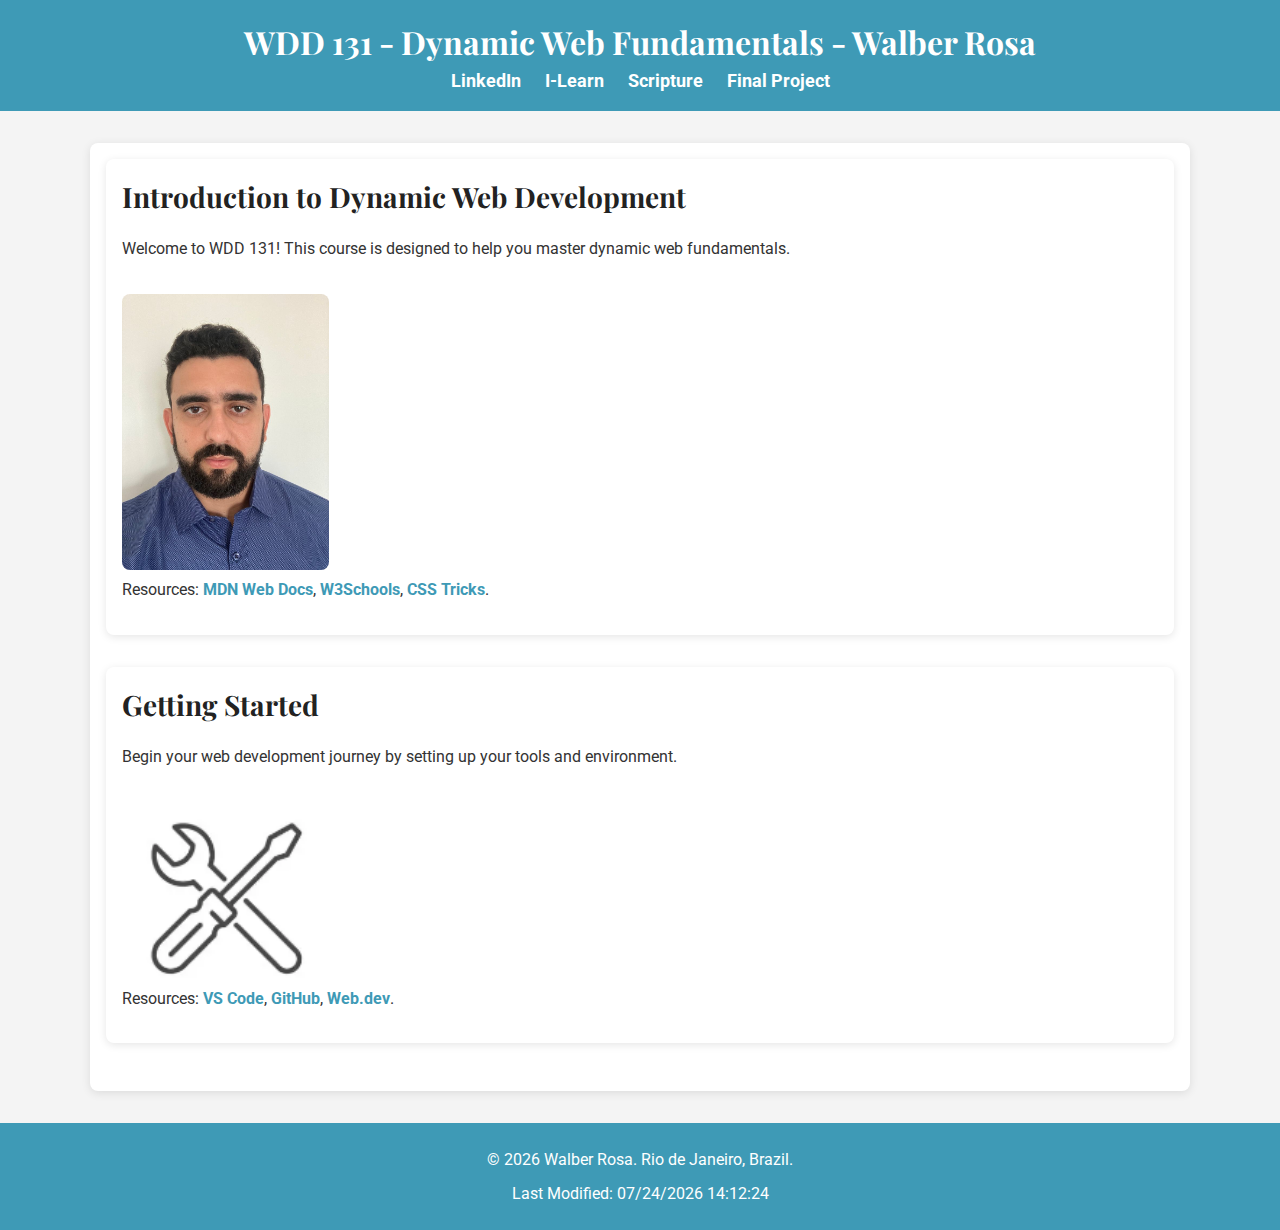
<file: index.html>
<!DOCTYPE html>
<html lang="en">
<head>
    <meta charset="UTF-8">
    <meta name="viewport" content="width=device-width, initial-scale=1.0">
    <title>WDD 131 - Dynamic Web Fundamentals - Walber Barreto Rosa</title>
    <meta name="description" content="WDD 131 - Dynamic Web Fundamentals - Walber Barreto Rosa - Overview of dynamic web development and essential resources">
    <meta name="Author" content="Walber Barreto Rosa">
    <link rel="preconnect" href="https://fonts.googleapis.com">
    <link rel="preconnect" href="https://fonts.gstatic.com" crossorigin>
    <link href="https://fonts.googleapis.com/css2?family=Playfair+Display:wght@400;700&family=Roboto:wght@400;700&display=swap" rel="stylesheet">
    <link rel="stylesheet" href="styles/base.css">
    <script src="scripts/getdates.js" defer></script>
</head>
<body>
    <header>
        <h1>WDD 131 - Dynamic Web Fundamentals - Walber Rosa</h1>
        <nav>
            <ul>
                <li><a href="https://www.linkedin.com/" target="https://www.linkedin.com/in/w%C3%A1lber-rosa/">LinkedIn</a></li>
                <li><a href="https://byui.instructure.com/" target="https://byui.instructure.com/">I-Learn</a></li>
                <li><a href="https://www.churchofjesuschrist.org/study/scriptures" target="https://www.churchofjesuschrist.org/study/scriptures/ot/ps/91?lang=por">Scripture</a></li>
                <li><a href="#final-project" target="_blank">Final Project</a></li>
            </ul>
        </nav>
    </header>

    <main>
        <section class="card">
            <h2>Introduction to Dynamic Web Development</h2>
            <p>Welcome to WDD 131! This course is designed to help you master dynamic web fundamentals.</p>
            <img src="images/myimage.jpeg" alt="My Image" class="image"/>
            <p>Resources:            
                <a href="https://developer.mozilla.org/" target="_blank">MDN Web Docs</a>,
                <a href="https://www.w3schools.com/" target="_blank">W3Schools</a>,
                <a href="https://css-tricks.com" target="_blank">CSS Tricks</a>.
            </p>
        </section>

        <section class="card">
            <h2>Getting Started</h2>
            <p>Begin your web development journey by setting up your tools and environment.</p>
            <img src="images/tool.png" alt="Tools Setup" class="tool"/>
            <p>Resources: 
                <a href="https://code.visualstudio.com" target="_blank">VS Code</a>, 
                <a href="https://github.com" target="_blank">GitHub</a>, 
                <a href="https://web.dev" target="_blank">Web.dev</a>.
            </p>
        </section>
    </main>

    <footer>
        <p>
            &copy; <span id="currentyear"></span> Walber Rosa. Rio de Janeiro, Brazil.
        </p>
        <p id="lastModified"></p>
    </footer>
</body>
</html>
</file>
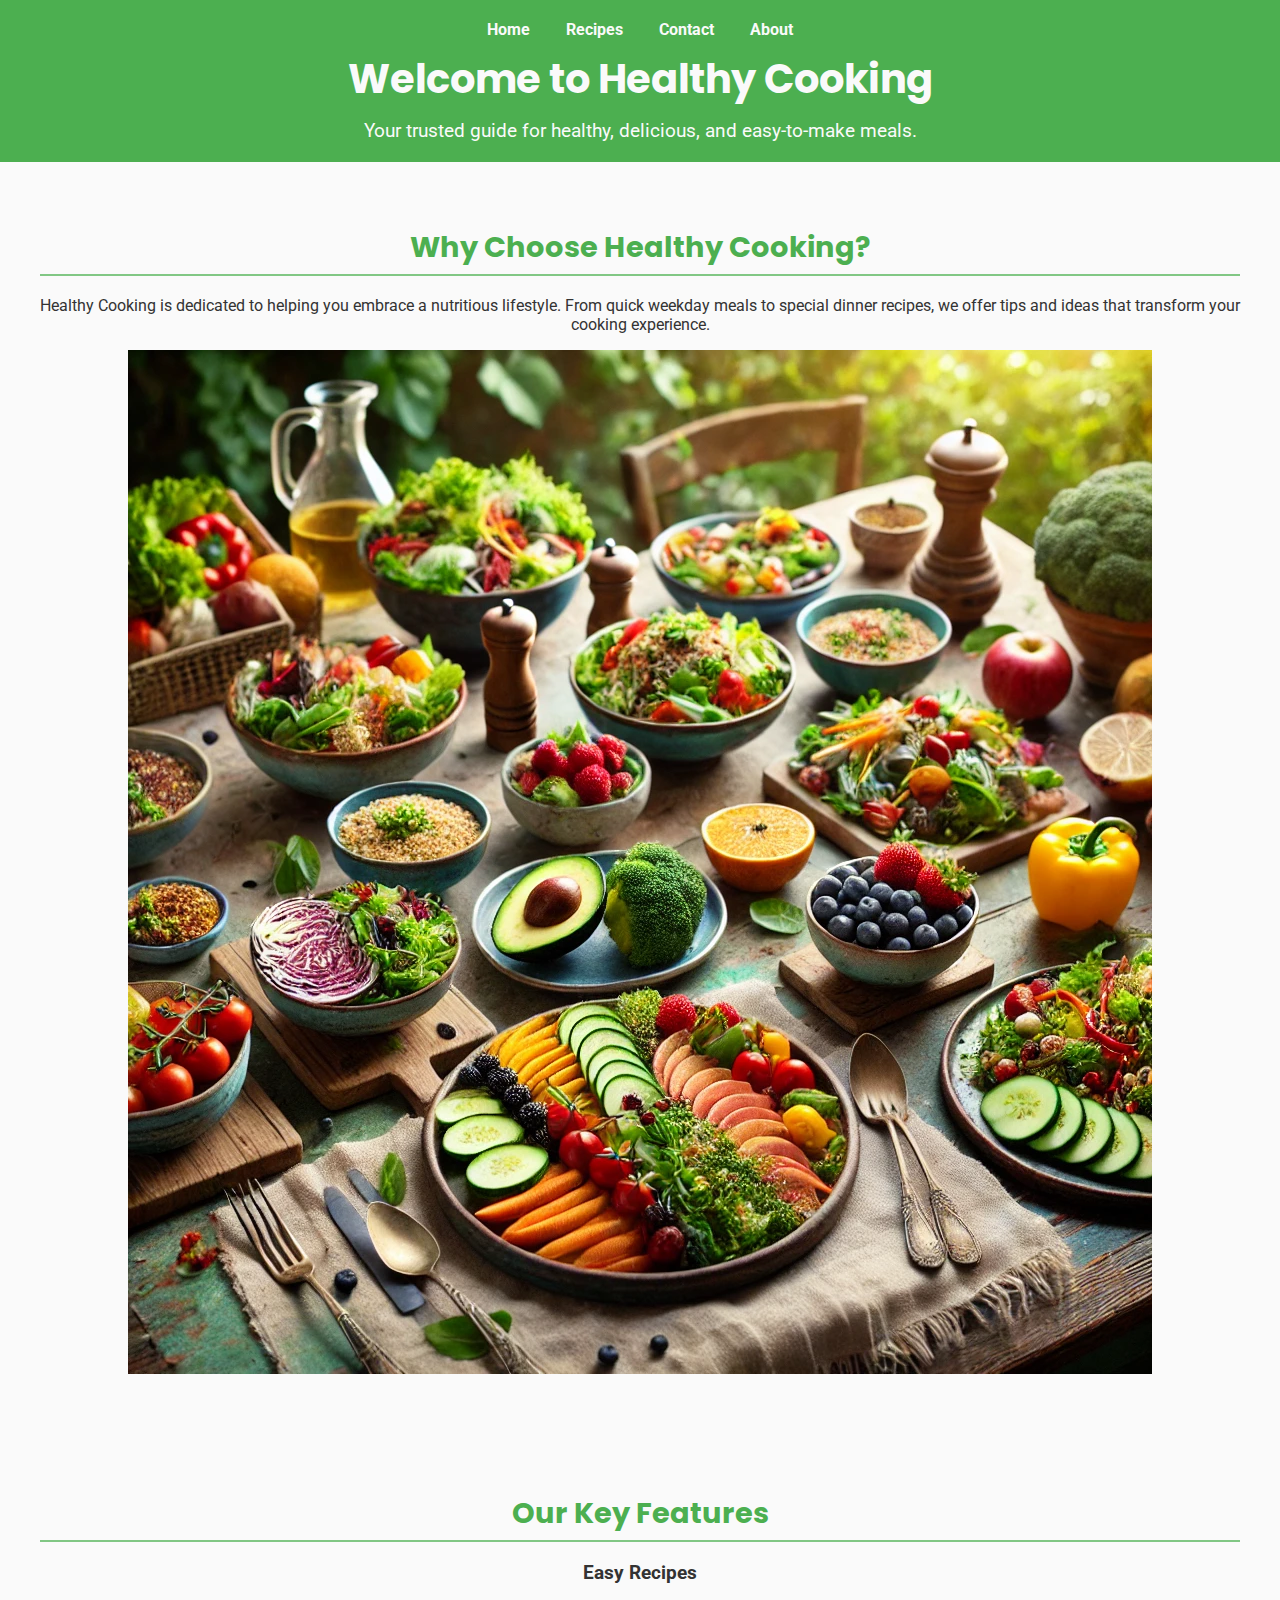
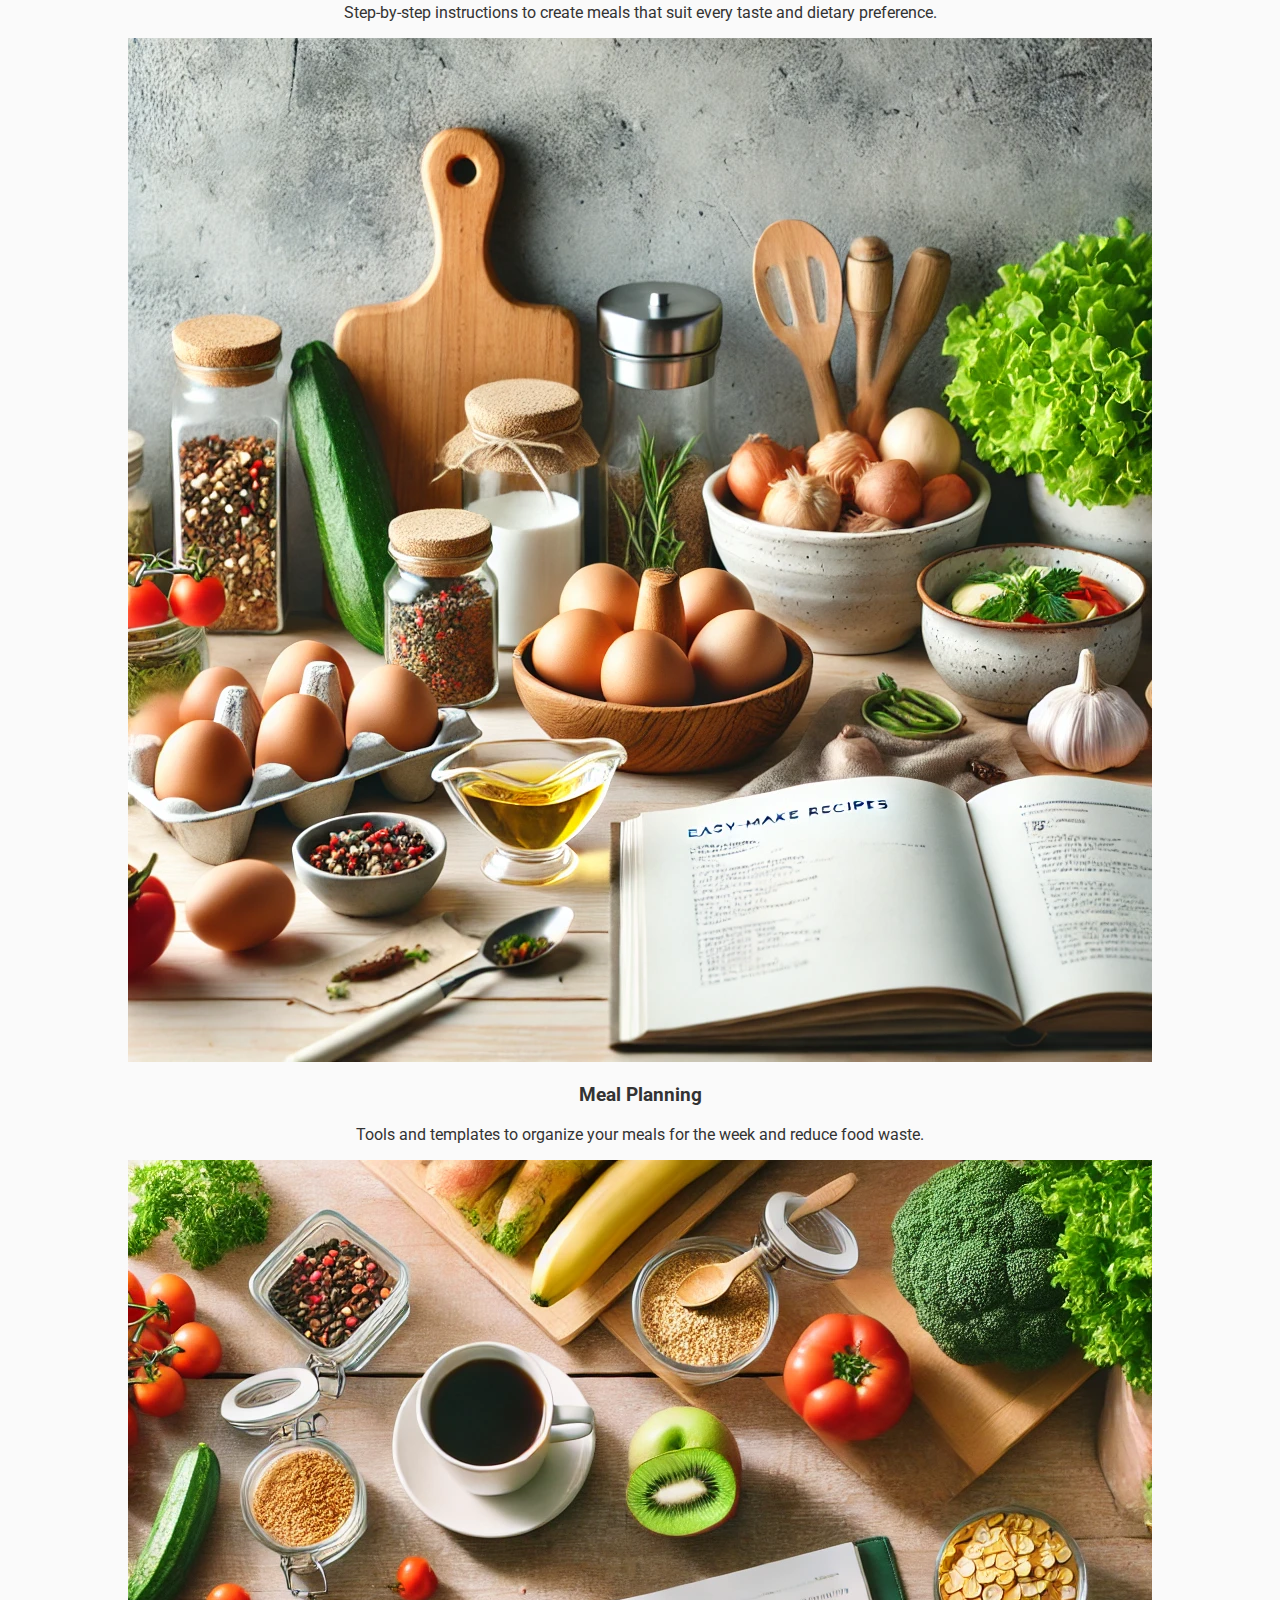
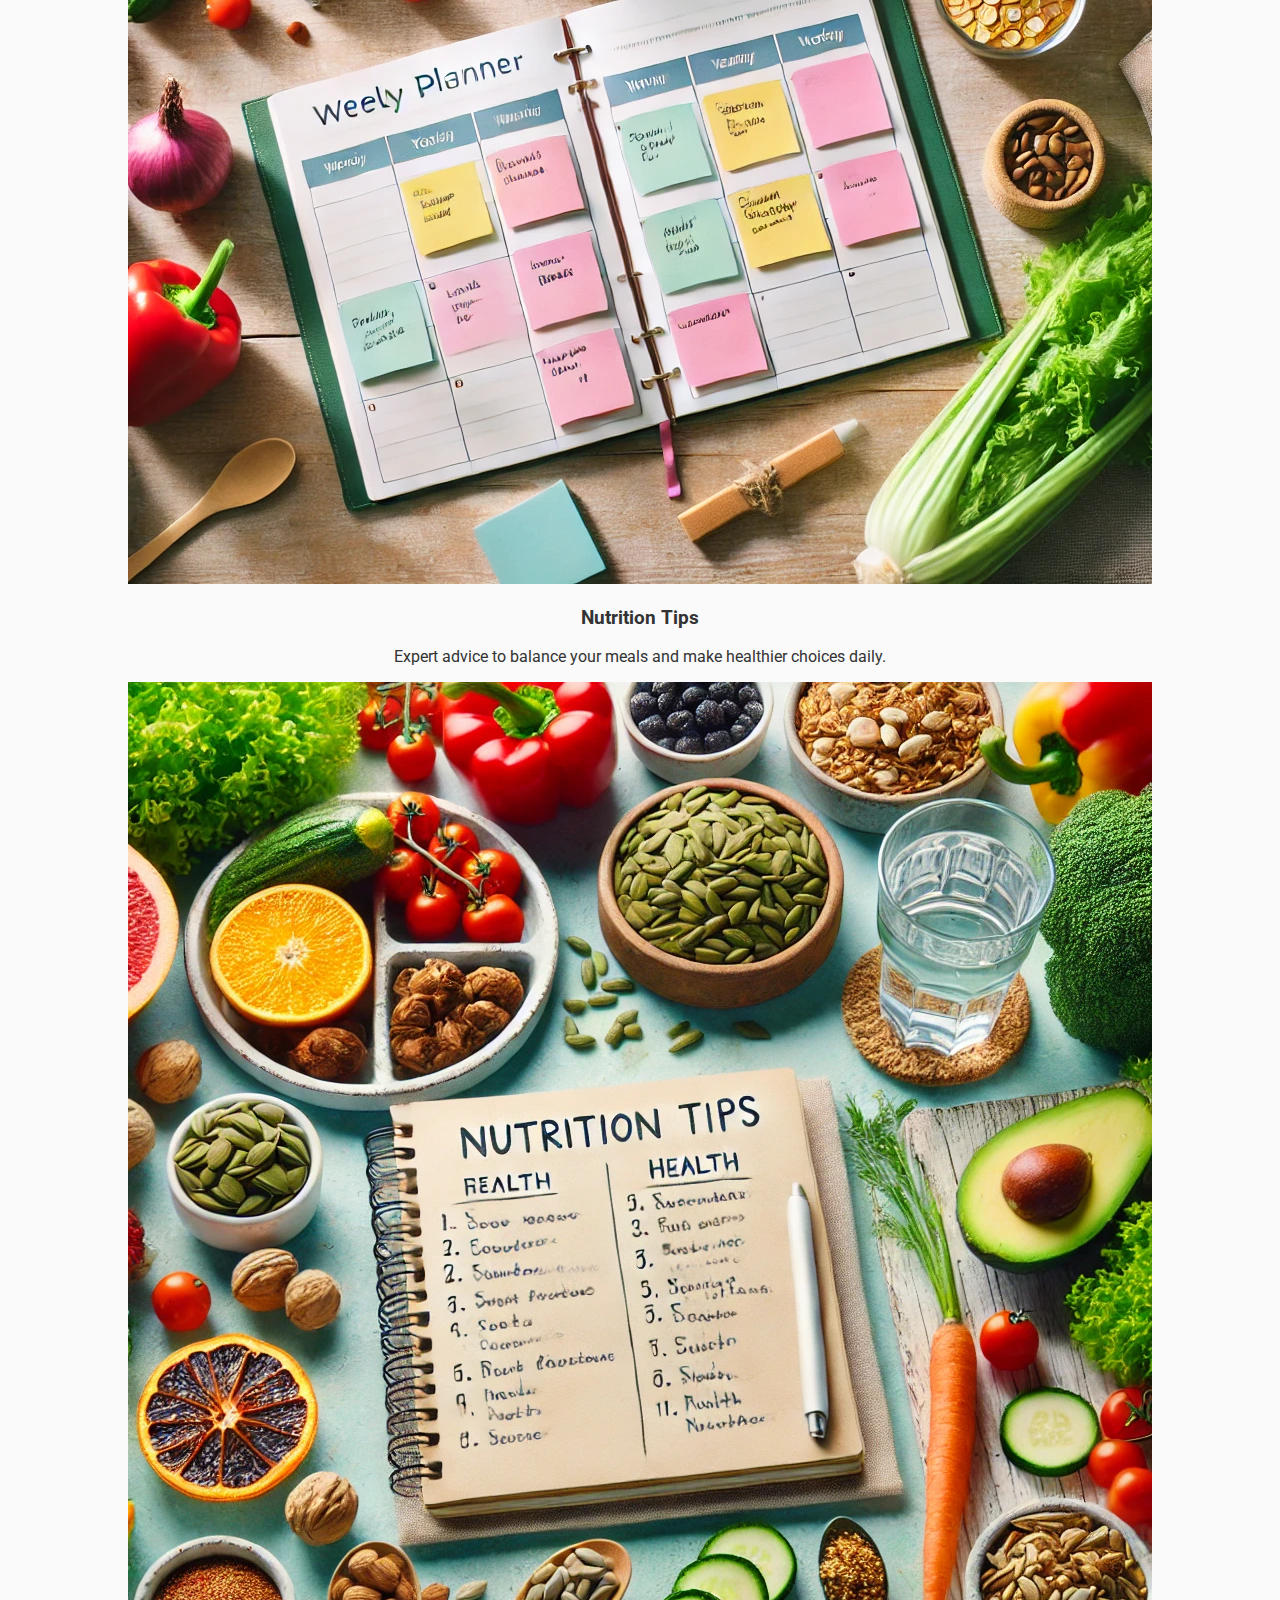
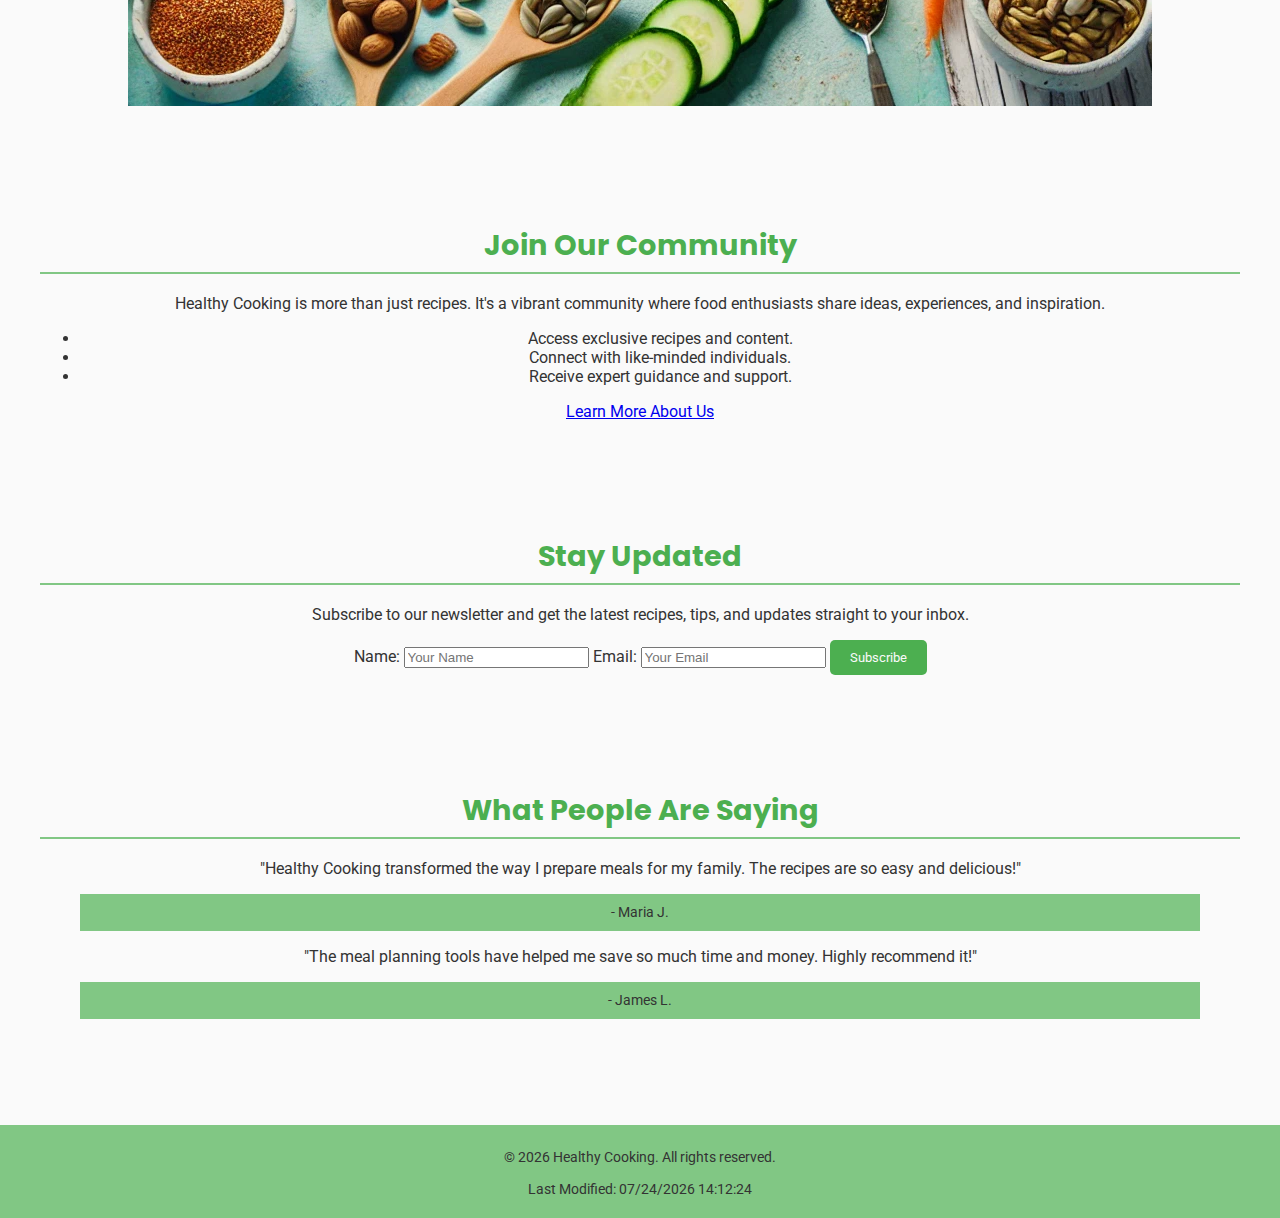
<file: project/index.html>
<!DOCTYPE html>
<html lang="en">
<head>
    <meta charset="UTF-8">
    <meta name="viewport" content="width=device-width, initial-scale=1.0">
    <title>Healthy Cooking - Home</title>
    <meta name="Author" content="Walber Barreto Rosa">
    <meta name="description" content="Discover healthy and delicious recipes, meal planning tips, and a vibrant community dedicated to healthy cooking.">
    <link href="https://fonts.googleapis.com/css2?family=Poppins:wght@400;700&family=Roboto:wght@400;700&display=swap" rel="stylesheet">
    <link rel="stylesheet" href="styles.css">
</head>
<body>
    <header>
        <nav aria-label="Primary navigation">
            <ul>
                <li><a href="index.html" class="active">Home</a></li>
                <li><a href="recipes.html">Recipes</a></li>
                <li><a href="contact.html">Contact</a></li>
                <li><a href="about.html">About</a></li>
            </ul>
        </nav>
        <h1>Welcome to Healthy Cooking</h1>
        <p>Your trusted guide for healthy, delicious, and easy-to-make meals.</p>
    </header>

    <main>
        <!-- Introductory Section -->
        <section class="intro">
            <h2>Why Choose Healthy Cooking?</h2>
            <p>Healthy Cooking is dedicated to helping you embrace a nutritious lifestyle. From quick weekday meals to special dinner recipes, we offer tips and ideas that transform your cooking experience.</p>
            <img src="images/A variety of healthy dishes on a table.jpeg" alt="A variety of healthy dishes on a table" loading="lazy">
        </section>

        <!-- Key Features Section -->
        <section class="features">
            <h2>Our Key Features</h2>
            <div class="feature-grid">
                <article class="feature">
                    <h3>Easy Recipes</h3>
                    <p>Step-by-step instructions to create meals that suit every taste and dietary preference.</p>
                    <img src="images/Easy recipes.jpeg" alt="Easy recipes" loading="lazy">
                </article>
                <article class="feature">
                    <h3>Meal Planning</h3>
                    <p>Tools and templates to organize your meals for the week and reduce food waste.</p>
                    <img src="images/Meal planning.jpeg" alt="Meal planning" loading="lazy">
                </article>
                <article class="feature">
                    <h3>Nutrition Tips</h3>
                    <p>Expert advice to balance your meals and make healthier choices daily.</p>
                    <img src="images/Nutrition tips.jpeg" alt="Nutrition tips" loading="lazy">
                </article>
            </div>
        </section>

        <!-- Community Section -->
        <section class="community">
            <h2>Join Our Community</h2>
            <p>Healthy Cooking is more than just recipes. It's a vibrant community where food enthusiasts share ideas, experiences, and inspiration.</p>
            <ul>
                <li>Access exclusive recipes and content.</li>
                <li>Connect with like-minded individuals.</li>
                <li>Receive expert guidance and support.</li>
            </ul>
            <a href="about.html" class="cta-button">Learn More About Us</a>
        </section>

        <!-- Newsletter Section -->
        <section class="newsletter">
            <h2>Stay Updated</h2>
            <p>Subscribe to our newsletter and get the latest recipes, tips, and updates straight to your inbox.</p>
            <form id="newsletterForm" action="subscribe.html" method="get">
                <label for="newsletterName">Name:</label>
                <input type="text" id="newsletterName" name="name" placeholder="Your Name" required>

                <label for="newsletterEmail">Email:</label>
                <input type="email" id="newsletterEmail" name="email" placeholder="Your Email" required>

                <button type="submit">Subscribe</button>
            </form>
        </section>

        <!-- Testimonials Section -->
        <section class="testimonials">
            <h2>What People Are Saying</h2>
            <blockquote>
                <p>"Healthy Cooking transformed the way I prepare meals for my family. The recipes are so easy and delicious!"</p>
                <footer>- Maria J.</footer>
            </blockquote>
            <blockquote>
                <p>"The meal planning tools have helped me save so much time and money. Highly recommend it!"</p>
                <footer>- James L.</footer>
            </blockquote>
        </section>
    </main>

    <footer>
        <p>&copy; <span id="currentYear"></span> Healthy Cooking. All rights reserved.</p>
        <p><span id="lastModified"></span></p>
    </footer>

    <script src="script.js"></script>
</body>
</html>
</file>
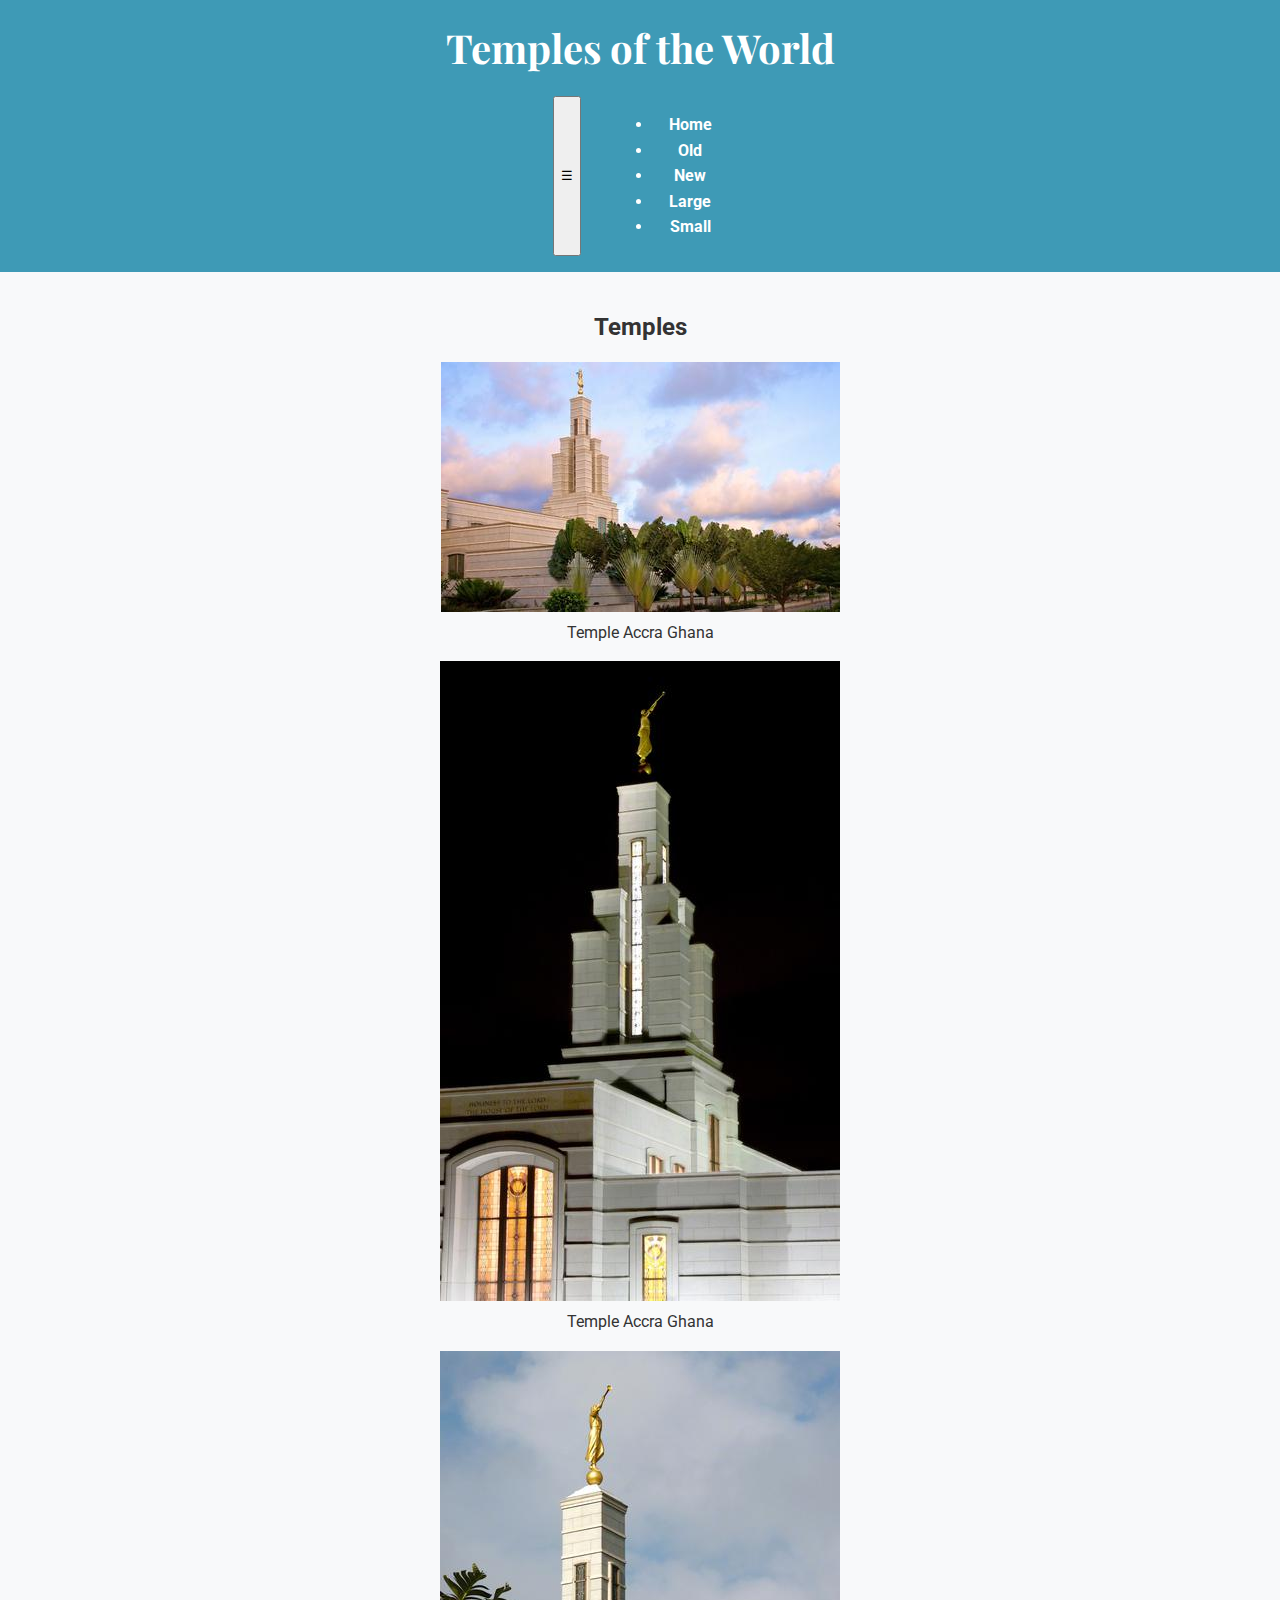
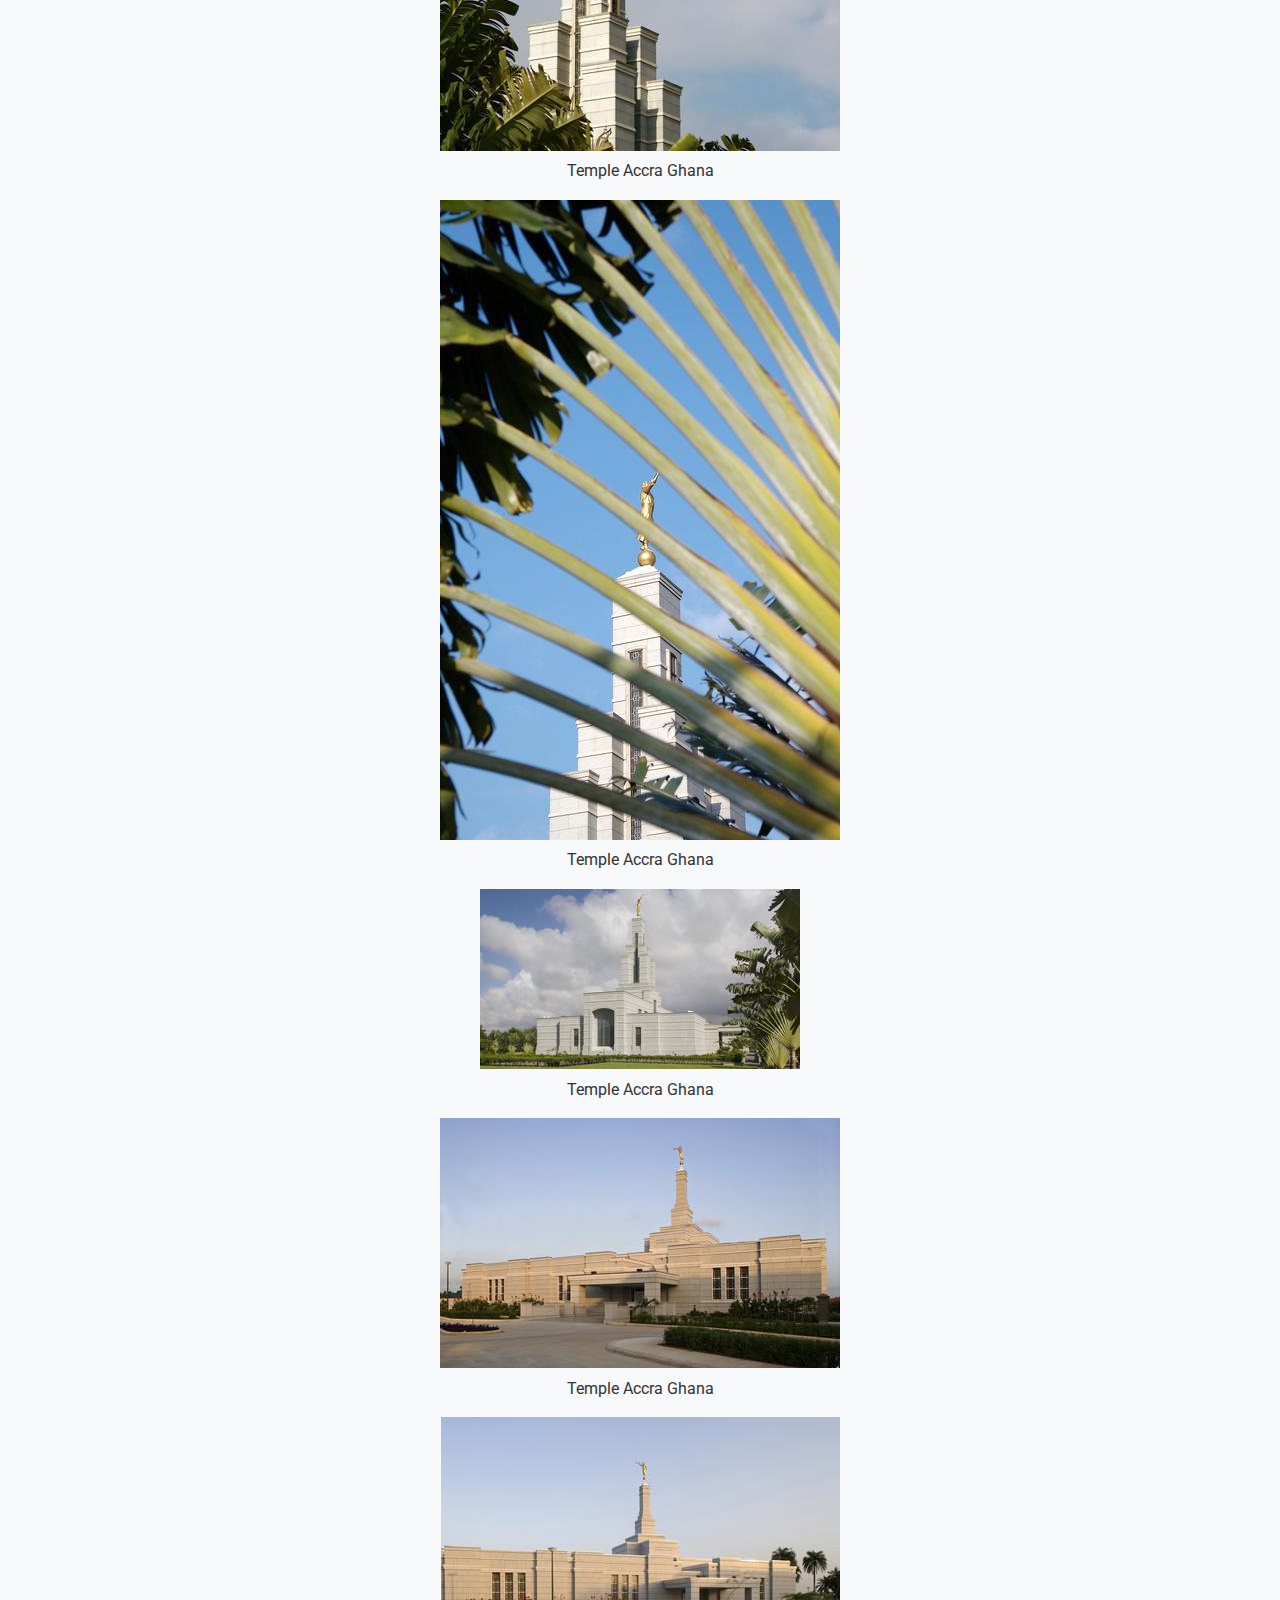
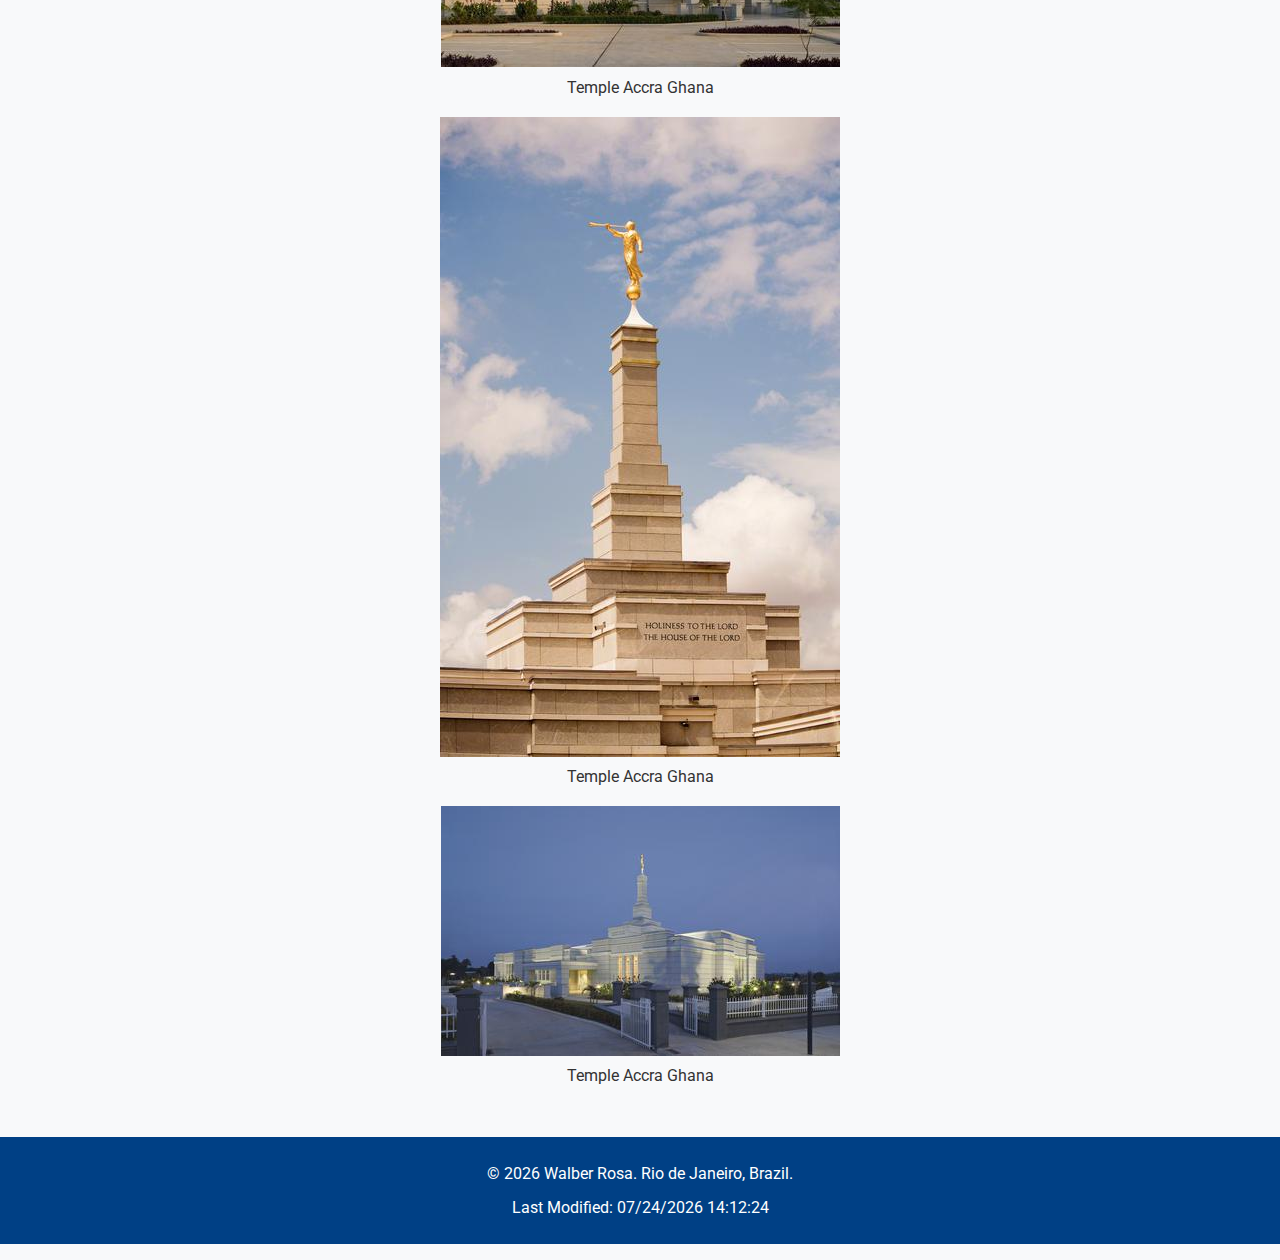
<file: temples.html>
<!DOCTYPE html>
<html lang="en">
<head>
    <meta charset="UTF-8">
    <meta name="viewport" content="width=device-width, initial-scale=1.0">
    <title>Temples - Dynamic Web</title>
    <meta name="description" content="Explore beautiful temples around the world.">
    <meta name="author" content="Walber Barreto Rosa">
    <link href="https://fonts.googleapis.com/css2?family=Playfair+Display:wght@400;700&family=Roboto:wght@400;700&display=swap" rel="stylesheet">
    <link rel="stylesheet" href="styles/temples.css">
    <link rel="stylesheet" href="styles/temples-large.css" media="(min-width: 768px)">
    <script src="scripts/temples.js" defer></script>
</head>
<body>
    <header>
        <h1>Temples of the World</h1>
        <nav>
            <button id="menuToggle" aria-label="Toggle navigation">&#9776;</button>
            <ul id="menu" class="hidden">
                <li><a href="index.html">Home</a></li>
                <li><a href="#old">Old</a></li>
                <li><a href="#new">New</a></li>
                <li><a href="#large">Large</a></li>
                <li><a href="#small">Small</a></li>
            </ul>
        </nav>
    </header>

    <main>
        <h2>Temples</h2>
        <section class="grid">
            <figure>
                <img src="images/accra-ghana-temple-758797-wallpaper.jpg" alt="Temple Accra Ghana">
                <figcaption>Temple Accra Ghana</figcaption>
            </figure>
            <figure>
                <img src="images/accra-ghana-temple-759296-wallpaper.jpg" alt="TTemple Accra Ghana">
                <figcaption>Temple Accra Ghana</figcaption>
            </figure>
            <figure>
                <img src="images/accra-ghana-temple-759299-wallpaper.jpg" alt="Temple Accra Ghana">
                <figcaption>Temple Accra Ghana</figcaption>
            </figure>
            <figure>
                <img src="images/accra-ghana-temple-758877-wallpaper.jpg" alt="Temple Accra Ghana">
                <figcaption>Temple Accra Ghana</figcaption>
            </figure>
            <figure>
                <img src="images/accra-ghana-temple-detail-249022-2400x1200.jpg" alt="Temple Accra Ghana">
                <figcaption>Temple Accra Ghana</figcaption>
            </figure>
            <figure>
                <img src="images/aba-nigeria-temple-lds-1636397-wallpaper.jpg" alt="Temple Accra Ghana">
                <figcaption>Temple Accra Ghana</figcaption>
            </figure>
            <figure>
                <img src="images/aba-nigeria-temple-lds-248708-high-res-print.jpg" alt="Temple Accra Ghana">
                <figcaption>Temple Accra Ghana</figcaption>
            </figure>
            <figure>
                <img src="images/aba-nigeria-temple-lds-248714-wallpaper.jpg" alt="Temple Accra Ghana">
                <figcaption>Temple Accra Ghana</figcaption>
            </figure>
            <figure>
                <img src="images/aba-nigeria-temple-lds-273999-wallpaper.jpg" alt="Temple Accra Ghana">
                <figcaption>Temple Accra Ghana</figcaption>
            </figure>
        </section>
    </main>

    <footer>
        <p>&copy; <span id="currentyear"></span> Walber Rosa. Rio de Janeiro, Brazil.</p>
        <p id="lastModified"></p>
    </footer>
</body>
</html>
</file>
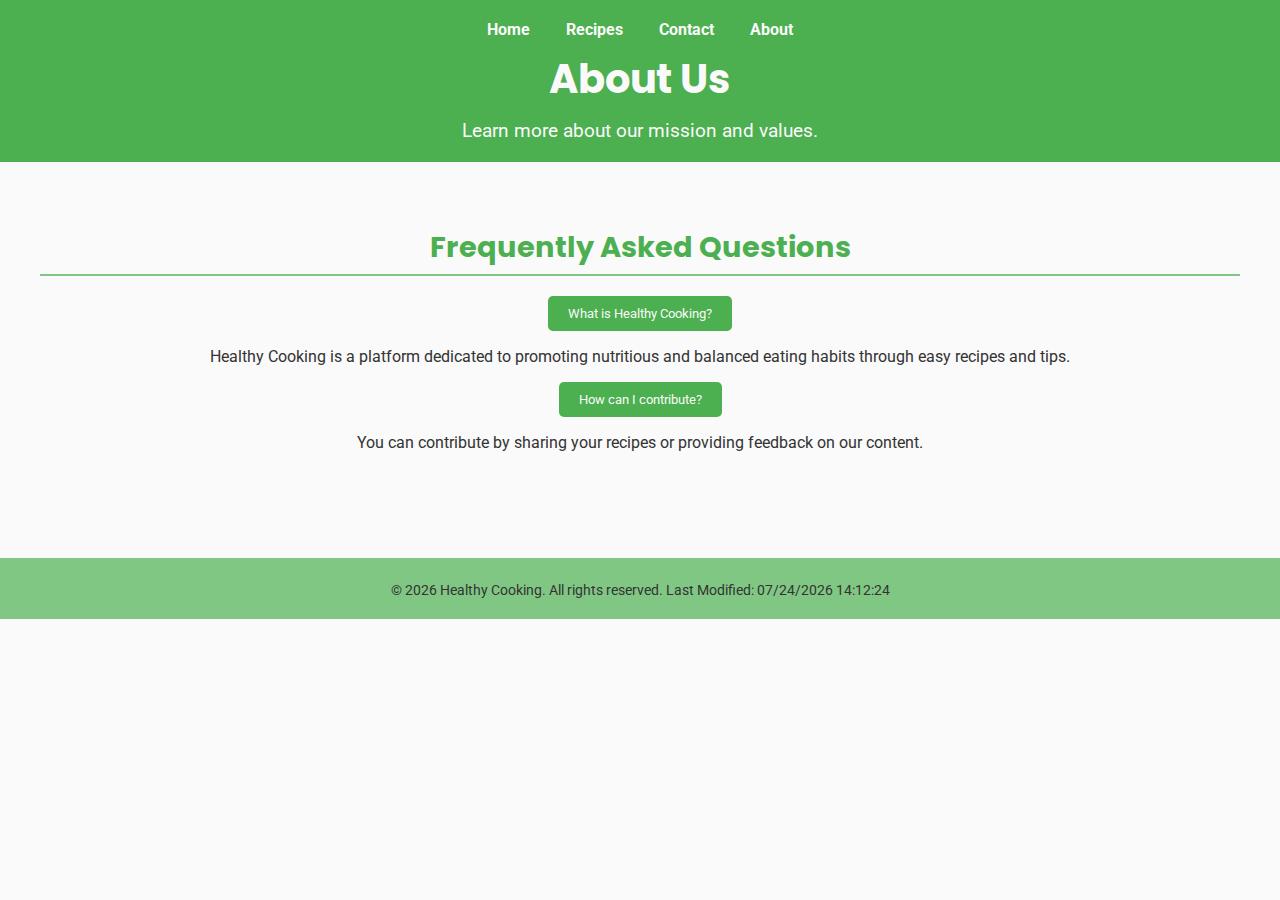
<file: project/about.html>
<!DOCTYPE html>
<html lang="en">
<head>
    <meta charset="UTF-8">
    <meta name="viewport" content="width=device-width, initial-scale=1.0">
    <title>Healthy Cooking - About</title>
    <meta name="Author" content="Walber Barreto Rosa">
    <meta name="description" content="Healthy Cooking and Recipes - Easy recipes and healthy eating tips.">
    <link href="https://fonts.googleapis.com/css2?family=Poppins:wght@400;700&family=Roboto:wght@400;700&display=swap" rel="stylesheet">
    <link rel="stylesheet" href="styles.css">
</head>
<body>
    <header>
        <nav>
            <ul>
                <li><a href="index.html">Home</a></li>
                <li><a href="recipes.html">Recipes</a></li>
                <li><a href="contact.html">Contact</a></li>
                <li><a href="about.html" class="active">About</a></li>
            </ul>
        </nav>
        <h1>About Us</h1>
        <p>Learn more about our mission and values.</p>
    </header>
    <main>
        <section class="faq">
            <h2>Frequently Asked Questions</h2>
            <div class="faq-item">
                <button class="faq-toggle">What is Healthy Cooking?</button>
                <div class="faq-content">
                    <p>Healthy Cooking is a platform dedicated to promoting nutritious and balanced eating habits through easy recipes and tips.</p>
                </div>
            </div>
            <div class="faq-item">
                <button class="faq-toggle">How can I contribute?</button>
                <div class="faq-content">
                    <p>You can contribute by sharing your recipes or providing feedback on our content.</p>
                </div>
            </div>
        </section>
    </main>
    <footer>
        <p>&copy; <span id="currentYear"></span> Healthy Cooking. All rights reserved. <span id="lastModified"></span></p>
    </footer>
    <script src="script.js"></script>
</body>
</html>
</file>
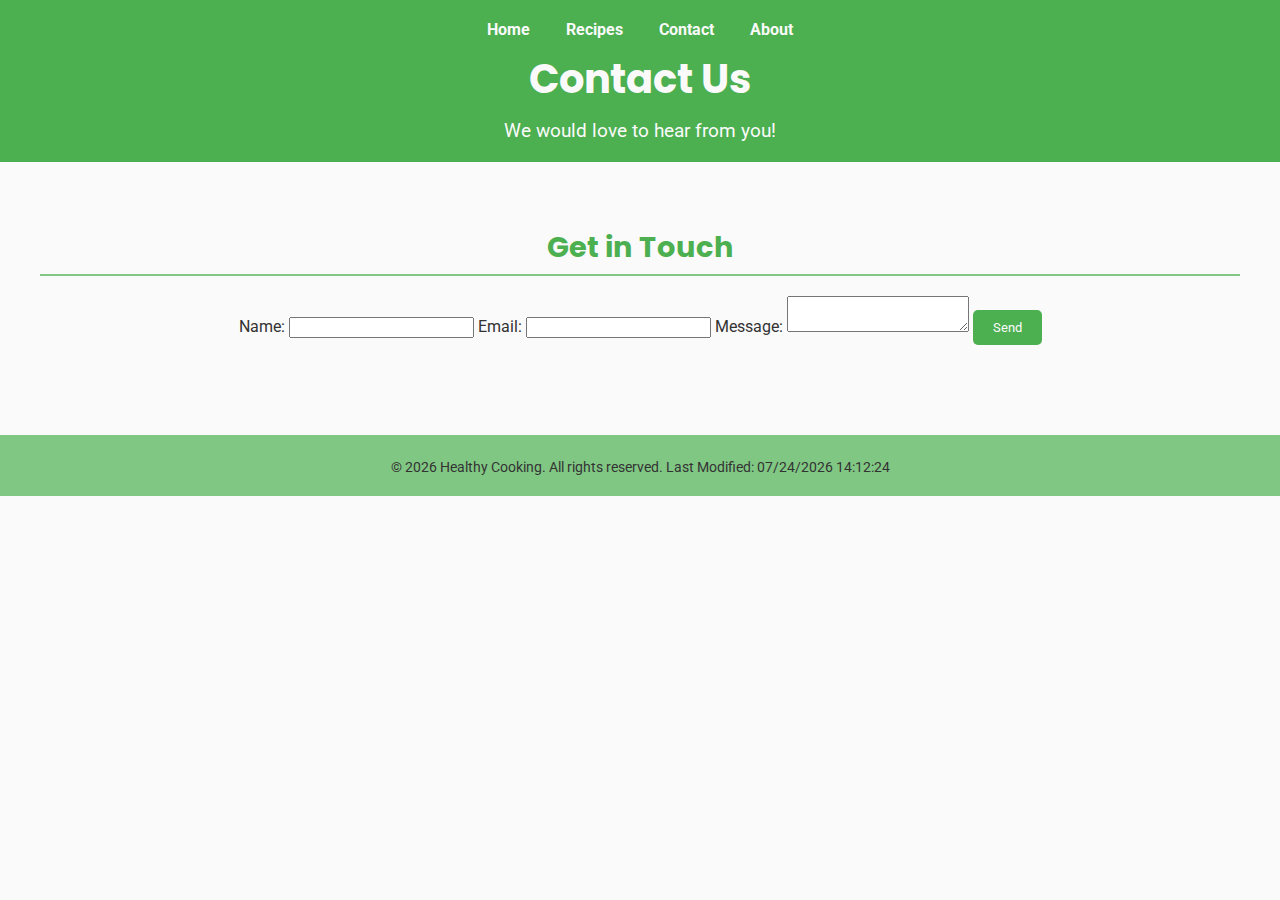
<file: project/contact.html>
<!DOCTYPE html>
<html lang="en">
<head>
    <meta charset="UTF-8">
    <meta name="viewport" content="width=device-width, initial-scale=1.0">
    <title>Healthy Cooking - Contact</title>
    <meta name="Author" content="Walber Barreto Rosa">
    <meta name="description" content="Healthy Cooking and Recipes - Easy recipes and healthy eating tips.">
    <link href="https://fonts.googleapis.com/css2?family=Poppins:wght@400;700&family=Roboto:wght@400;700&display=swap" rel="stylesheet">
    <link rel="stylesheet" href="styles.css">
</head>
<body>
    <header>
        <nav>
            <ul>
                <li><a href="index.html">Home</a></li>
                <li><a href="recipes.html">Recipes</a></li>
                <li><a href="contact.html" class="active">Contact</a></li>
                <li><a href="about.html">About</a></li>
            </ul>
        </nav>
        <h1>Contact Us</h1>
        <p>We would love to hear from you!</p>
    </header>
    <main>
        <section class="contact-form">
            <h2>Get in Touch</h2>
            <form id="contactForm">
                <label for="name">Name:</label>
                <input type="text" id="name" name="name" required>
                <label for="email">Email:</label>
                <input type="email" id="email" name="email" required>
                <label for="message">Message:</label>
                <textarea id="message" name="message" required></textarea>
                <button type="submit">Send</button>
            </form>
        </section>
    </main>
    <footer>
        <p>&copy; <span id="currentYear"></span> Healthy Cooking. All rights reserved. <span id="lastModified"></span></p>
    </footer>
    <script src="script.js"></script>
</body>
</html>
</file>
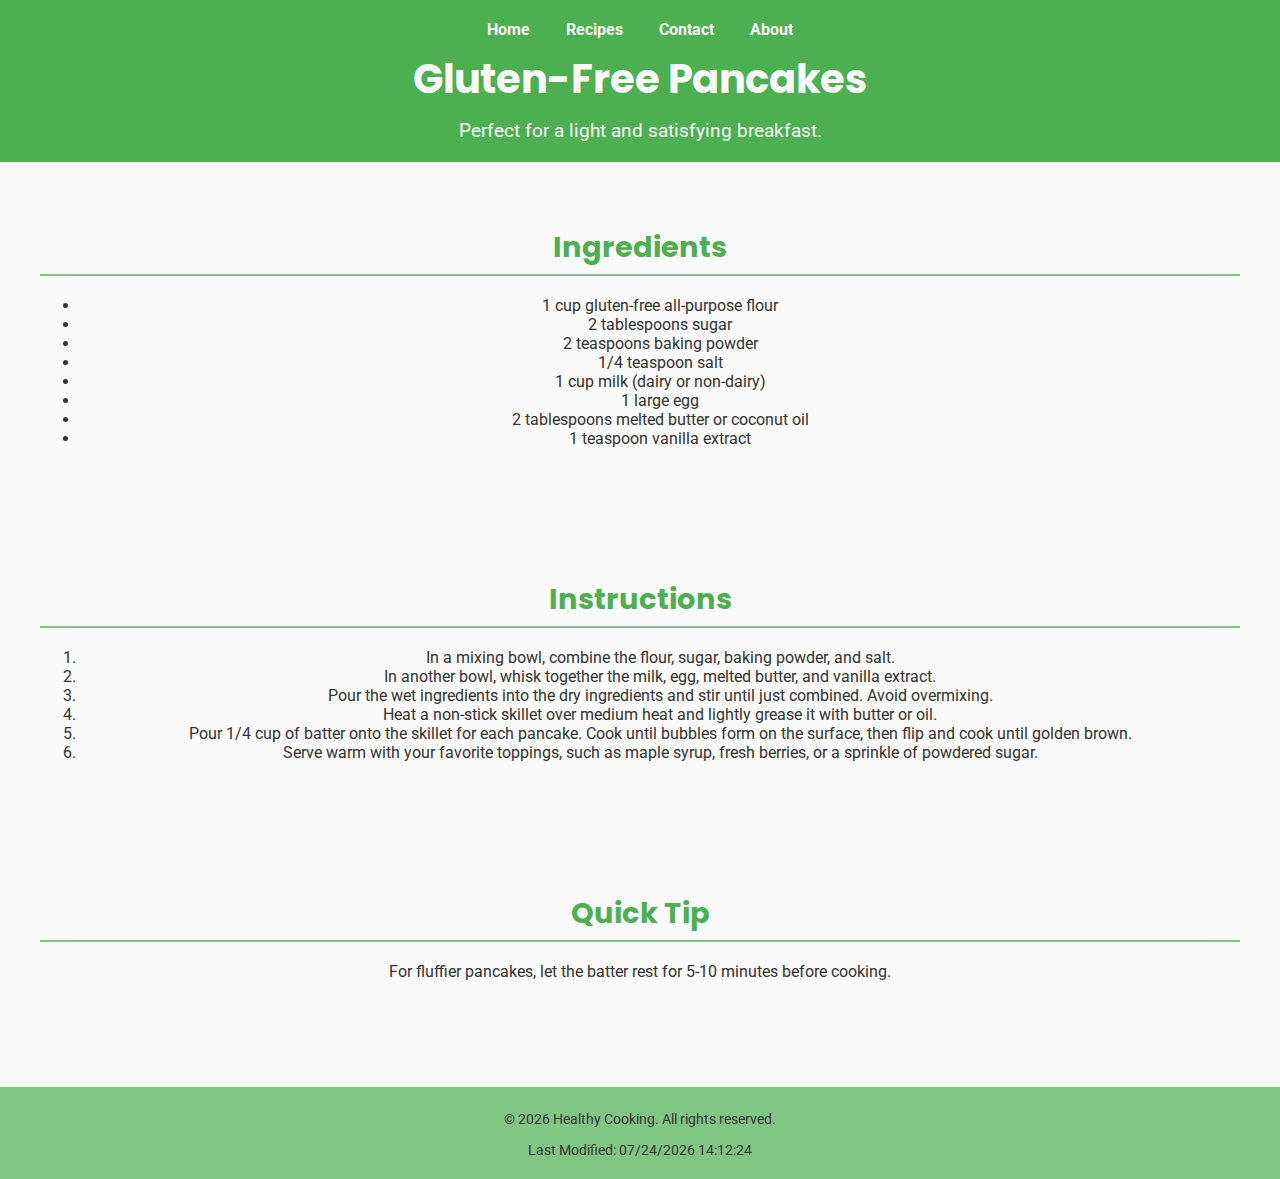
<file: project/gluten-free-pancakes.html>
<!DOCTYPE html>
<html lang="en">
<head>
    <meta charset="UTF-8">
    <meta name="viewport" content="width=device-width, initial-scale=1.0">
    <title>Gluten-Free Pancakes Recipe</title>
    <meta name="description" content="Learn how to make delicious gluten-free pancakes with this simple recipe.">
    <meta name="Author" content="Walber Barreto Rosa">
    <link href="https://fonts.googleapis.com/css2?family=Poppins:wght@400;700&family=Roboto:wght@400;700&display=swap" rel="stylesheet">
    <link rel="stylesheet" href="styles.css">
</head>
<body>
    <header>
        <nav aria-label="Primary navigation">
            <ul>
                <li><a href="index.html">Home</a></li>
                <li><a href="recipes.html">Recipes</a></li>
                <li><a href="contact.html">Contact</a></li>
                <li><a href="about.html">About</a></li>
            </ul>
        </nav>
        <h1>Gluten-Free Pancakes</h1>
        <p>Perfect for a light and satisfying breakfast.</p>
    </header>
    
    <main class="container">
        <section class="recipe-details">
            <h2>Ingredients</h2>
            <ul>
                <li>1 cup gluten-free all-purpose flour</li>
                <li>2 tablespoons sugar</li>
                <li>2 teaspoons baking powder</li>
                <li>1/4 teaspoon salt</li>
                <li>1 cup milk (dairy or non-dairy)</li>
                <li>1 large egg</li>
                <li>2 tablespoons melted butter or coconut oil</li>
                <li>1 teaspoon vanilla extract</li>
            </ul>
        </section>

        <section class="recipe-details">
            <h2>Instructions</h2>
            <ol>
                <li>In a mixing bowl, combine the flour, sugar, baking powder, and salt.</li>
                <li>In another bowl, whisk together the milk, egg, melted butter, and vanilla extract.</li>
                <li>Pour the wet ingredients into the dry ingredients and stir until just combined. Avoid overmixing.</li>
                <li>Heat a non-stick skillet over medium heat and lightly grease it with butter or oil.</li>
                <li>Pour 1/4 cup of batter onto the skillet for each pancake. Cook until bubbles form on the surface, then flip and cook until golden brown.</li>
                <li>Serve warm with your favorite toppings, such as maple syrup, fresh berries, or a sprinkle of powdered sugar.</li>
            </ol>
        </section>

        <section class="recipe-details">
            <h2>Quick Tip</h2>
            <p>For fluffier pancakes, let the batter rest for 5-10 minutes before cooking.</p>
        </section>
    </main>

    <footer>
        <p>&copy; <span id="currentYear"></span> Healthy Cooking. All rights reserved.</p>
        <p><span id="lastModified"></span></p>
    </footer>

    <script>
        // Dynamic Year and Last Modified in Footer
        document.addEventListener("DOMContentLoaded", () => {
            const yearElement = document.getElementById("currentYear");
            const lastModifiedElement = document.getElementById("lastModified");

            const currentYear = new Date().getFullYear();
            const lastModified = document.lastModified;

            if (yearElement) {
                yearElement.textContent = currentYear;
            }
            if (lastModifiedElement) {
                lastModifiedElement.textContent = `Last Modified: ${lastModified}`;
            }
        });
    </script>
</body>
</html>
</file>
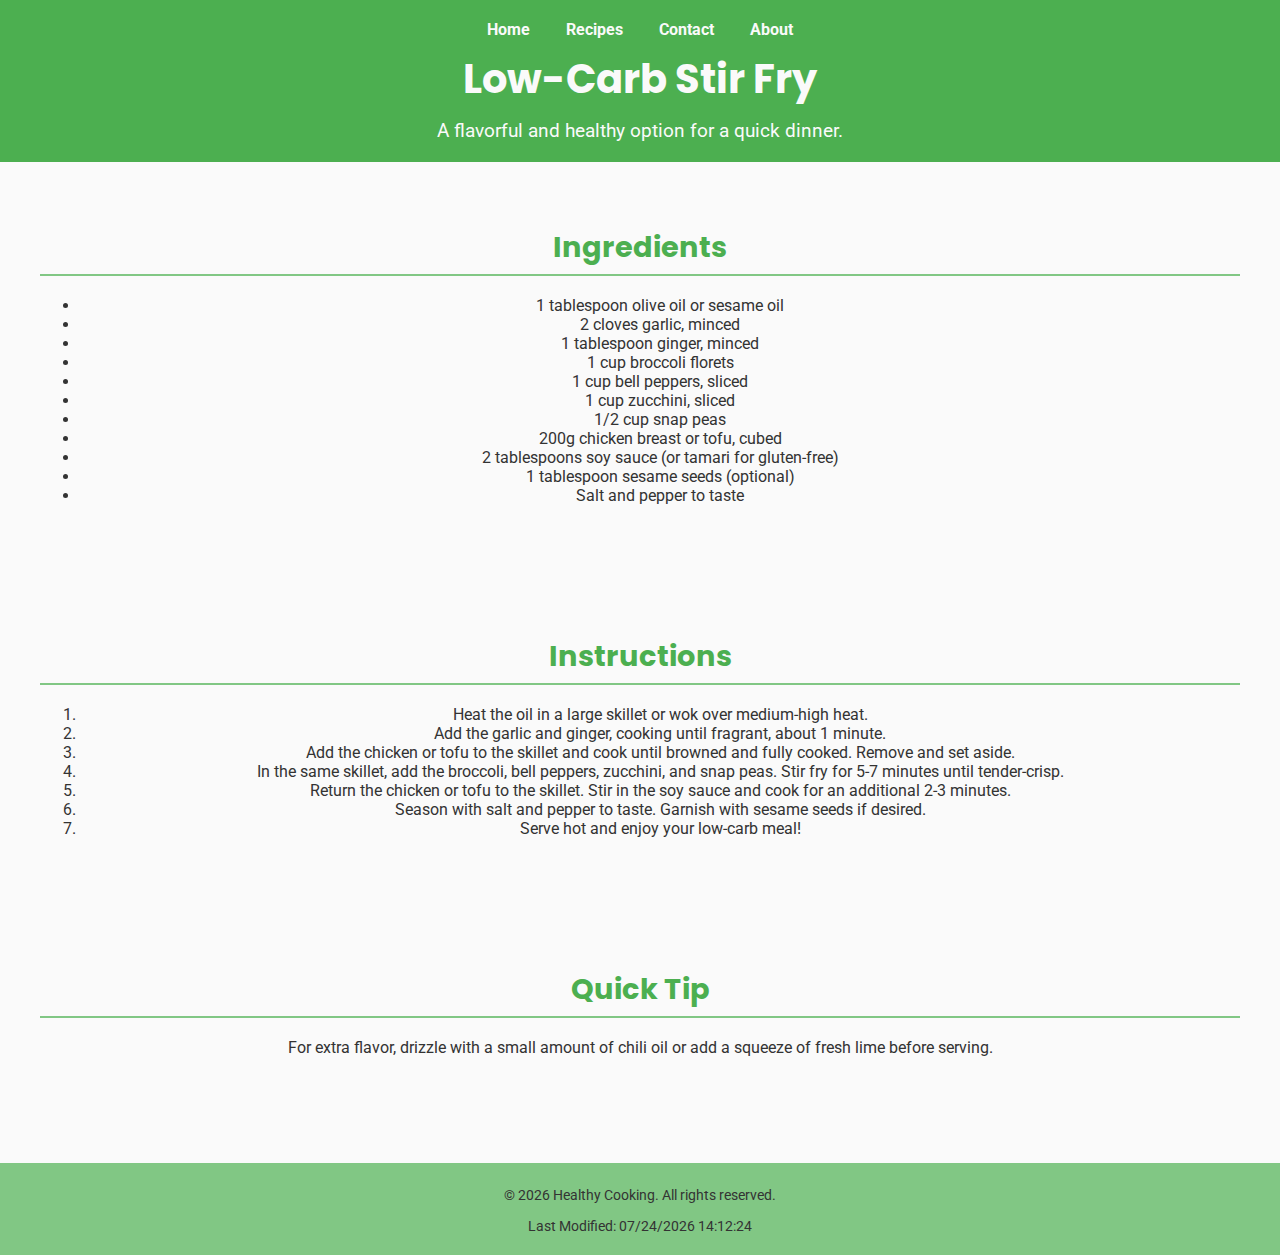
<file: project/low-carb-stir-fry.html>
<!DOCTYPE html>
<html lang="en">
<head>
    <meta charset="UTF-8">
    <meta name="viewport" content="width=device-width, initial-scale=1.0">
    <title>Low-Carb Stir Fry Recipe</title>
    <meta name="description" content="A quick and delicious low-carb stir fry recipe for healthy eating.">
    <meta name="Author" content="Walber Barreto Rosa">
    <link href="https://fonts.googleapis.com/css2?family=Poppins:wght@400;700&family=Roboto:wght@400;700&display=swap" rel="stylesheet">
    <link rel="stylesheet" href="styles.css">
</head>
<body>
    <header>
        <nav aria-label="Primary navigation">
            <ul>
                <li><a href="index.html">Home</a></li>
                <li><a href="recipes.html">Recipes</a></li>
                <li><a href="contact.html">Contact</a></li>
                <li><a href="about.html">About</a></li>
            </ul>
        </nav>
        <h1>Low-Carb Stir Fry</h1>
        <p>A flavorful and healthy option for a quick dinner.</p>
    </header>

    <main class="container">
        <section class="recipe-details">
            <h2>Ingredients</h2>
            <ul>
                <li>1 tablespoon olive oil or sesame oil</li>
                <li>2 cloves garlic, minced</li>
                <li>1 tablespoon ginger, minced</li>
                <li>1 cup broccoli florets</li>
                <li>1 cup bell peppers, sliced</li>
                <li>1 cup zucchini, sliced</li>
                <li>1/2 cup snap peas</li>
                <li>200g chicken breast or tofu, cubed</li>
                <li>2 tablespoons soy sauce (or tamari for gluten-free)</li>
                <li>1 tablespoon sesame seeds (optional)</li>
                <li>Salt and pepper to taste</li>
            </ul>
        </section>

        <section class="recipe-details">
            <h2>Instructions</h2>
            <ol>
                <li>Heat the oil in a large skillet or wok over medium-high heat.</li>
                <li>Add the garlic and ginger, cooking until fragrant, about 1 minute.</li>
                <li>Add the chicken or tofu to the skillet and cook until browned and fully cooked. Remove and set aside.</li>
                <li>In the same skillet, add the broccoli, bell peppers, zucchini, and snap peas. Stir fry for 5-7 minutes until tender-crisp.</li>
                <li>Return the chicken or tofu to the skillet. Stir in the soy sauce and cook for an additional 2-3 minutes.</li>
                <li>Season with salt and pepper to taste. Garnish with sesame seeds if desired.</li>
                <li>Serve hot and enjoy your low-carb meal!</li>
            </ol>
        </section>

        <section class="recipe-details">
            <h2>Quick Tip</h2>
            <p>For extra flavor, drizzle with a small amount of chili oil or add a squeeze of fresh lime before serving.</p>
        </section>
    </main>

    <footer>
        <p>&copy; <span id="currentYear"></span> Healthy Cooking. All rights reserved.</p>
        <p><span id="lastModified"></span></p>
    </footer>

    <script>
        // Dynamic Year and Last Modified in Footer
        document.addEventListener("DOMContentLoaded", () => {
            const yearElement = document.getElementById("currentYear");
            const lastModifiedElement = document.getElementById("lastModified");

            const currentYear = new Date().getFullYear();
            const lastModified = document.lastModified;

            if (yearElement) {
                yearElement.textContent = currentYear;
            }
            if (lastModifiedElement) {
                lastModifiedElement.textContent = `Last Modified: ${lastModified}`;
            }
        });
    </script>
</body>
</html>
</file>
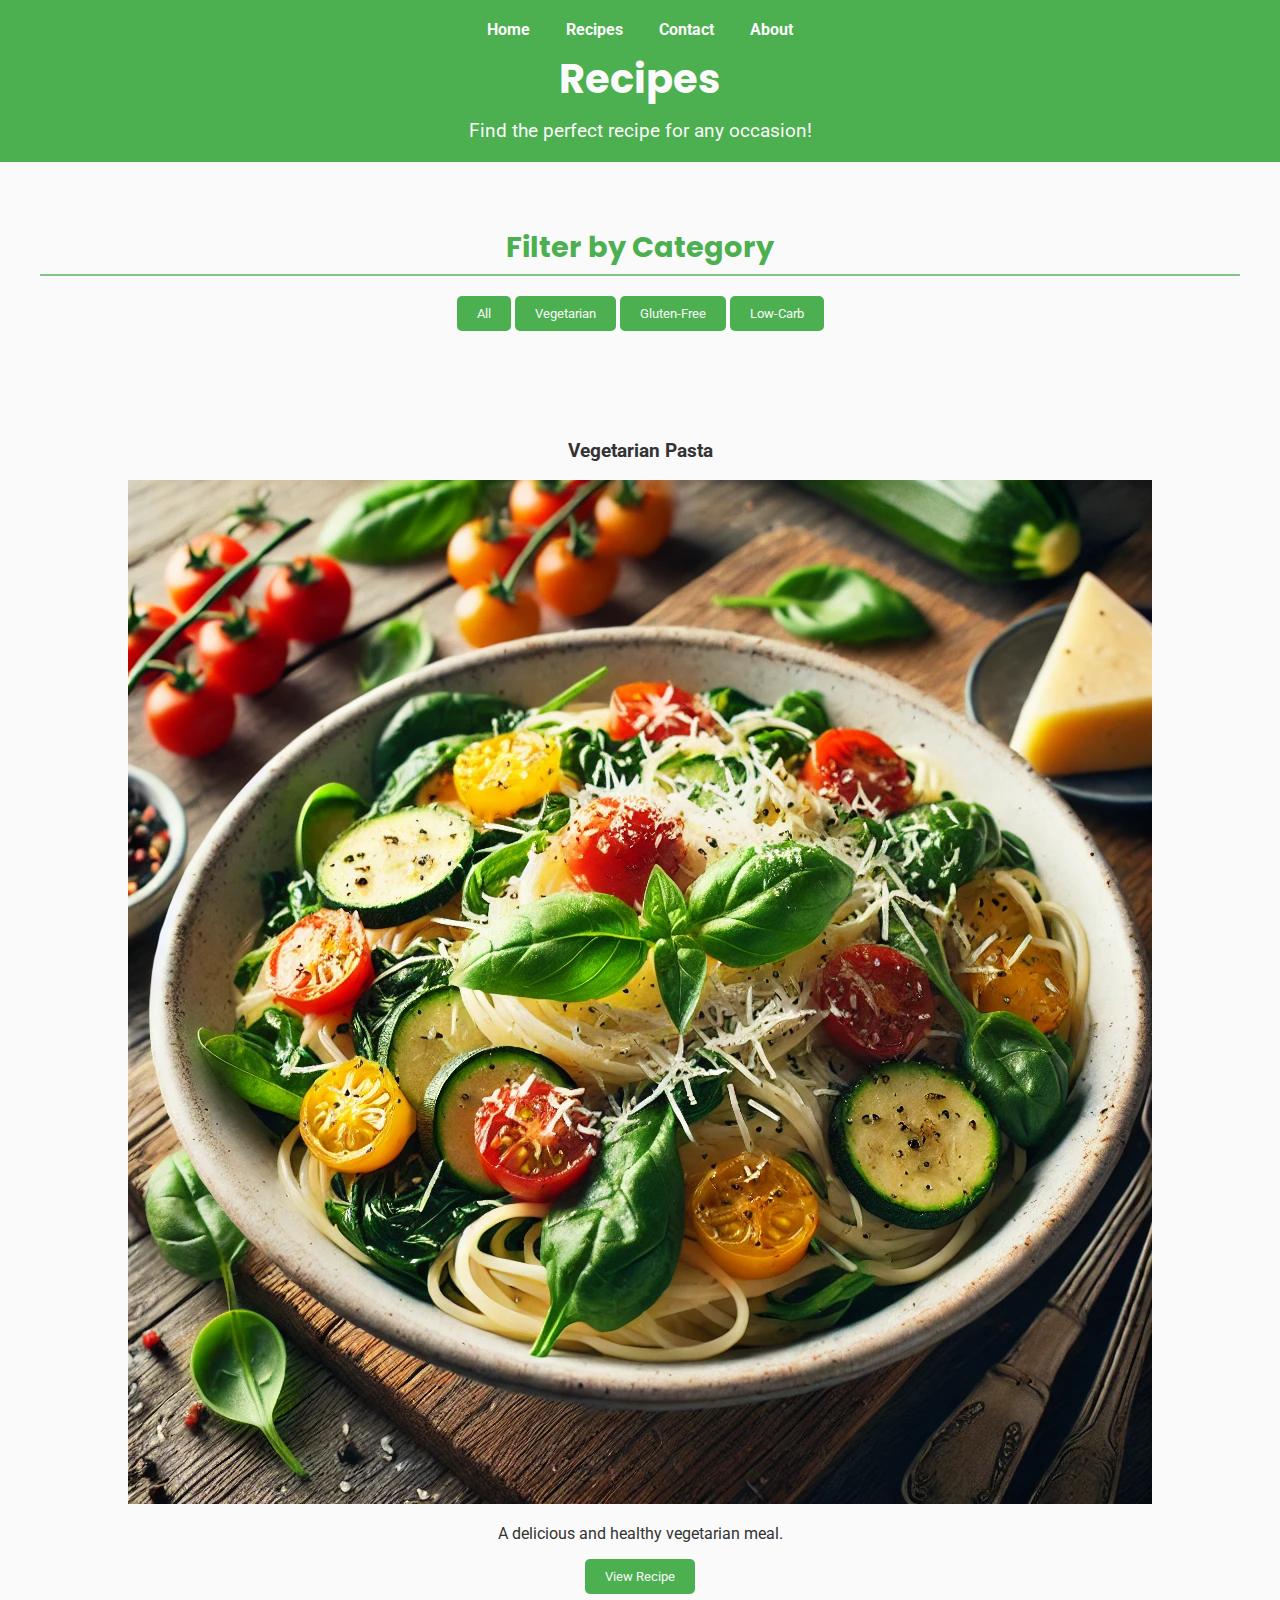
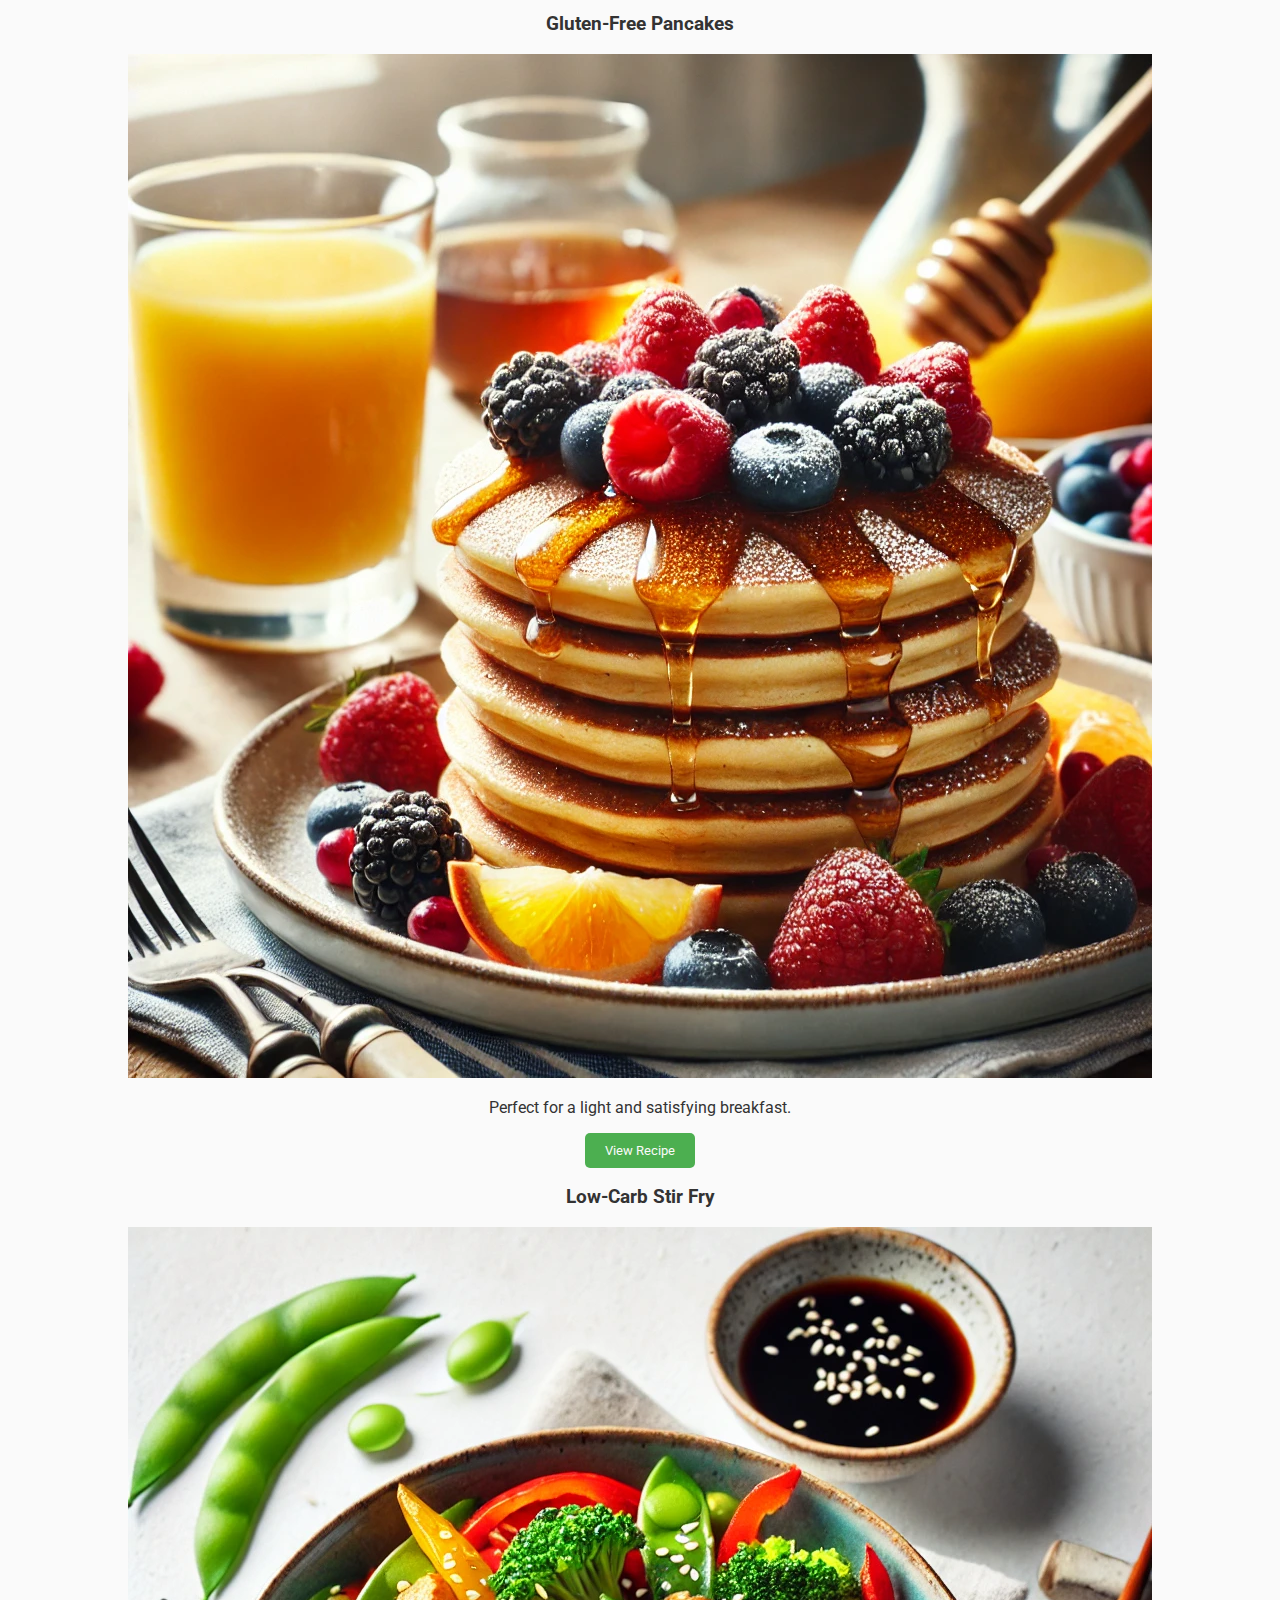
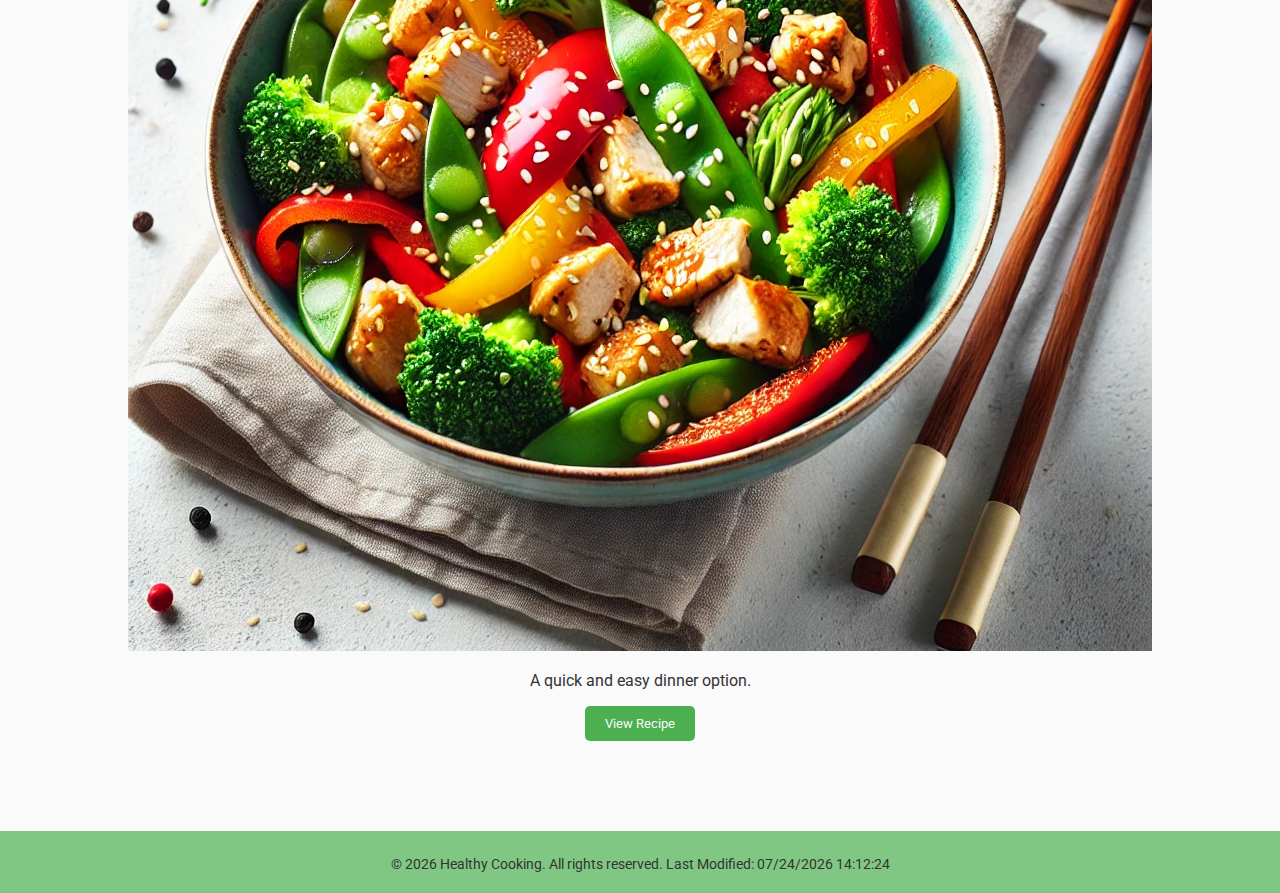
<file: project/recipes.html>
<!DOCTYPE html>
<html lang="en">
<head>
    <meta charset="UTF-8">
    <meta name="viewport" content="width=device-width, initial-scale=1.0">
    <title>Healthy Cooking - Recipes</title>
    <meta name="Author" content="Walber Barreto Rosa">
    <meta name="description" content="Healthy Cooking and Recipes - Easy recipes and healthy eating tips.">
    <link href="https://fonts.googleapis.com/css2?family=Poppins:wght@400;700&family=Roboto:wght@400;700&display=swap" rel="stylesheet">
    <link rel="stylesheet" href="styles.css">
</head>
<body>
    <header>
        <nav aria-label="Primary navigation">
            <ul>
                <li><a href="index.html">Home</a></li>
                <li><a href="recipes.html" class="active">Recipes</a></li>
                <li><a href="contact.html">Contact</a></li>
                <li><a href="about.html">About</a></li>
            </ul>
        </nav>
        <h1>Recipes</h1>
        <p>Find the perfect recipe for any occasion!</p>
    </header>
    <main>
        <section class="filters">
            <h2>Filter by Category</h2>
            <button class="filter-button active" data-category="all">All</button>
            <button class="filter-button" data-category="vegetarian">Vegetarian</button>
            <button class="filter-button" data-category="gluten-free">Gluten-Free</button>
            <button class="filter-button" data-category="low-carb">Low-Carb</button>
        </section>
        <section class="recipes">
            <article class="recipe-card" data-category="vegetarian">
                <h3>Vegetarian Pasta</h3>
                <img src="images/Vegetarian Pasta.jpeg" alt="Vegetarian Pasta" loading="lazy">
                <p>A delicious and healthy vegetarian meal.</p>
                <button class="view-recipe" data-recipe="vegetarian-pasta.html">View Recipe</button>
            </article>
            <article class="recipe-card" data-category="gluten-free">
                <h3>Gluten-Free Pancakes</h3>
                <img src="images/Gluten-Free Pancakes.jpeg" alt="Gluten-Free Pancakes" loading="lazy">
                <p>Perfect for a light and satisfying breakfast.</p>
                <button class="view-recipe" data-recipe="gluten-free-pancakes.html">View Recipe</button>
            </article>
            <article class="recipe-card" data-category="low-carb">
                <h3>Low-Carb Stir Fry</h3>
                <img src="images/Low-Carb Stir Fry.jpeg" alt="Low-Carb Stir Fry" loading="lazy">
                <p>A quick and easy dinner option.</p>
                <button class="view-recipe" data-recipe="low-carb-stir-fry.html">View Recipe</button>
            </article>
        </section>
    </main>
    <footer>
        <p>&copy; <span id="currentYear"></span> Healthy Cooking. All rights reserved. <span id="lastModified"></span></p>
    </footer>
    <script src="script.js"></script>
</body>
</html>
</file>
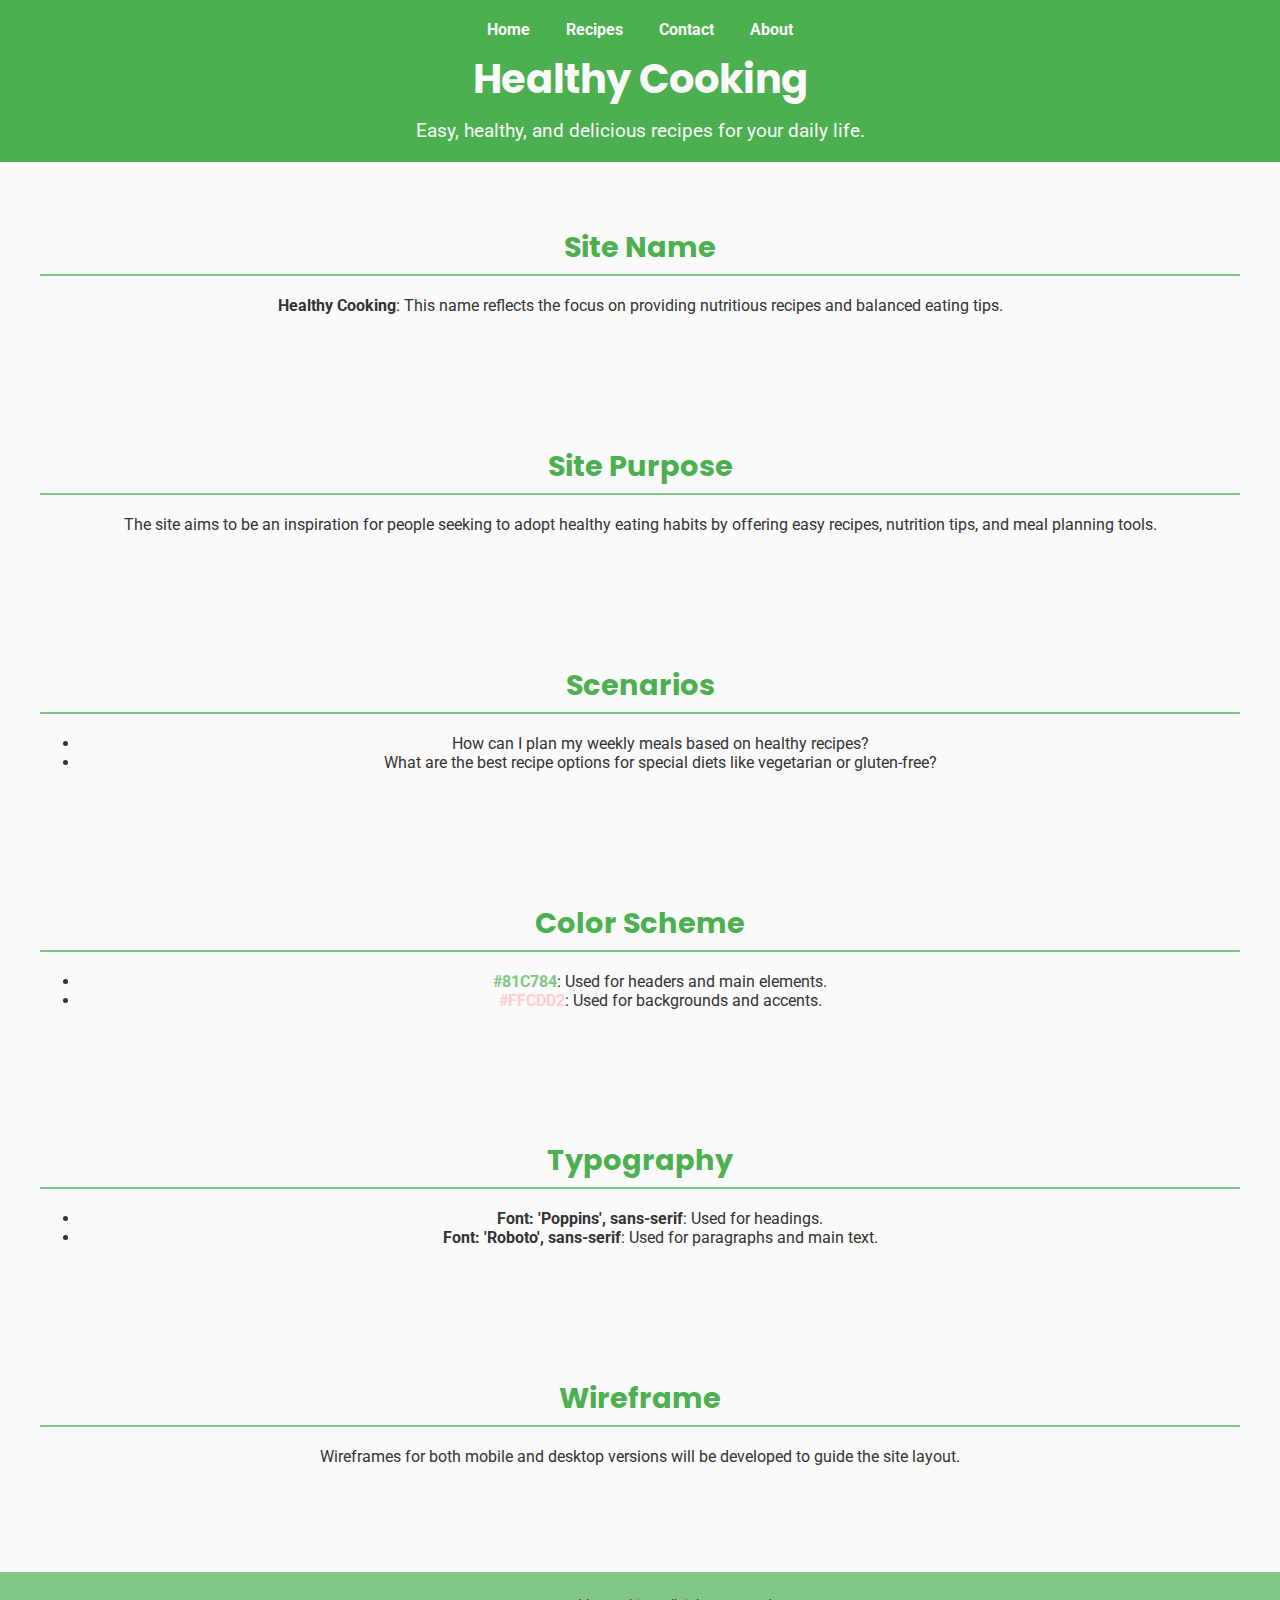
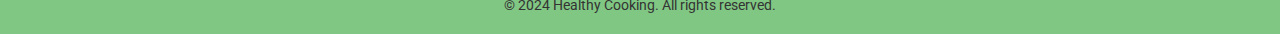
<file: project/siteplan.html>
<!DOCTYPE html>
<html lang="en">
<head>
    <meta charset="UTF-8">
    <meta name="viewport" content="width=device-width, initial-scale=1.0">
    <meta name="description" content="Healthy Cooking and Recipes - Easy recipes and healthy eating tips.">
    <meta name="Author" content="Walber Barreto Rosa">
    <link href="https://fonts.googleapis.com/css2?family=Poppins:wght@400;700&family=Roboto:wght@400;700&display=swap" rel="stylesheet">
    <title>Healthy Cooking</title>
    <link rel="stylesheet" href="styles.css">
</head>
<body>
    <header>
        <nav>
            <ul>
                <li><a href="index.html">Home</a></li>
                <li><a href="recipes.html">Recipes</a></li>
                <li><a href="contact.html">Contact</a></li>
                <li><a href="about.html">About</a></li>
            </ul>
        </nav>
        <h1>Healthy Cooking</h1>
        <p>Easy, healthy, and delicious recipes for your daily life.</p>
    </header>

    <main>
        <section>
            <h2>Site Name</h2>
            <p><strong>Healthy Cooking</strong>: This name reflects the focus on providing nutritious recipes and balanced eating tips.</p>
        </section>

        <section>
            <h2>Site Purpose</h2>
            <p>The site aims to be an inspiration for people seeking to adopt healthy eating habits by offering easy recipes, nutrition tips, and meal planning tools.</p>
        </section>

        <section>
            <h2>Scenarios</h2>
            <ul>
                <li>How can I plan my weekly meals based on healthy recipes?</li>
                <li>What are the best recipe options for special diets like vegetarian or gluten-free?</li>
            </ul>
        </section>

        <section>
            <h2>Color Scheme</h2>
            <ul>
                <li><span style="color:#81C784;">#81C784</span>: Used for headers and main elements.</li>
                <li><span style="color:#FFCDD2;">#FFCDD2</span>: Used for backgrounds and accents.</li>
            </ul>
        </section>

        <section>
            <h2>Typography</h2>
            <ul>
                <li><strong>Font: 'Poppins', sans-serif</strong>: Used for headings.</li>
                <li><strong>Font: 'Roboto', sans-serif</strong>: Used for paragraphs and main text.</li>
            </ul>
        </section>

        <section>
            <h2>Wireframe</h2>
            <p>Wireframes for both mobile and desktop versions will be developed to guide the site layout.</p>
        </section>
    </main>

    <footer>
        <p>&copy; 2024 Healthy Cooking. All rights reserved.</p>
    </footer>
</body>
</html>
</file>
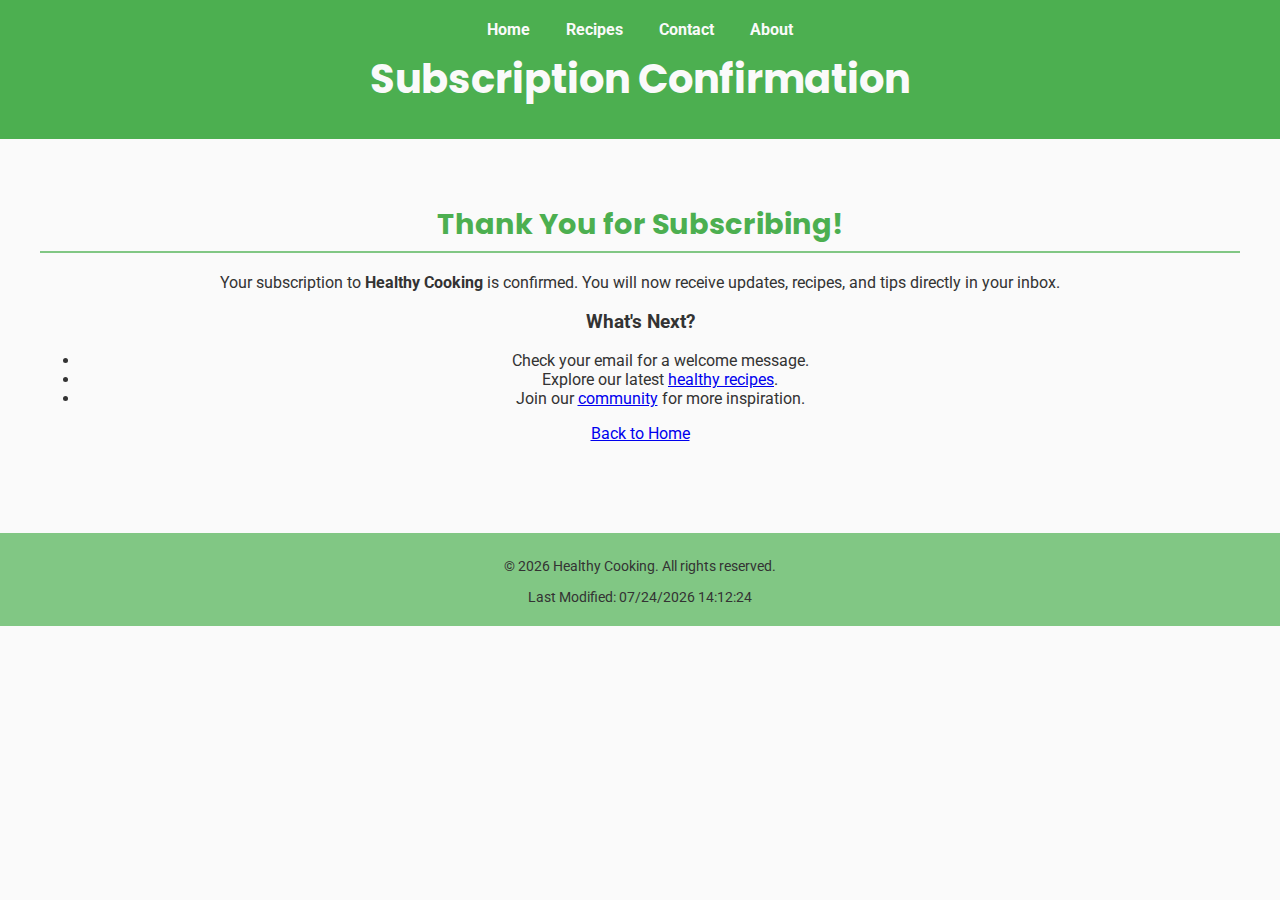
<file: project/subscribe.html>
<!DOCTYPE html>
<html lang="en">
<head>
    <meta charset="UTF-8">
    <meta name="viewport" content="width=device-width, initial-scale=1.0">
    <title>Subscription Confirmation</title>
    <meta name="Author" content="Walber Barreto Rosa">
    <meta name="description" content="Thank you for subscribing to Healthy Cooking!">
    <link href="https://fonts.googleapis.com/css2?family=Poppins:wght@400;700&family=Roboto:wght@400;700&display=swap" rel="stylesheet">
    <link rel="stylesheet" href="styles.css">
</head>
<body>
    <header>
        <nav aria-label="Primary navigation">
            <ul>
                <li><a href="index.html">Home</a></li>
                <li><a href="recipes.html">Recipes</a></li>
                <li><a href="contact.html">Contact</a></li>
                <li><a href="about.html">About</a></li>
            </ul>
        </nav>
        <h1>Subscription Confirmation</h1>
    </header>

    <main class="text-center">
        <section class="confirmation">
            <h2>Thank You for Subscribing!</h2>
            <p>Your subscription to <strong>Healthy Cooking</strong> is confirmed. You will now receive updates, recipes, and tips directly in your inbox.</p>

            <div class="subscription-details">
                <h3>What's Next?</h3>
                <ul>
                    <li>Check your email for a welcome message.</li>
                    <li>Explore our latest <a href="recipes.html">healthy recipes</a>.</li>
                    <li>Join our <a href="about.html">community</a> for more inspiration.</li>
                </ul>
            </div>

            <a href="index.html" class="cta-button">Back to Home</a>
        </section>
    </main>

    <footer>
        <p>&copy; <span id="currentYear"></span> Healthy Cooking. All rights reserved.</p>
        <p><span id="lastModified"></span></p>
    </footer>

    <script>
        // Dynamic Year and Last Modified in Footer
        document.addEventListener("DOMContentLoaded", () => {
            const yearElement = document.getElementById("currentYear");
            const lastModifiedElement = document.getElementById("lastModified");

            const currentYear = new Date().getFullYear();
            const lastModified = document.lastModified;

            if (yearElement) {
                yearElement.textContent = currentYear;
            }
            if (lastModifiedElement) {
                lastModifiedElement.textContent = `Last Modified: ${lastModified}`;
            }
        });
    </script>
</body>
</html>
</file>
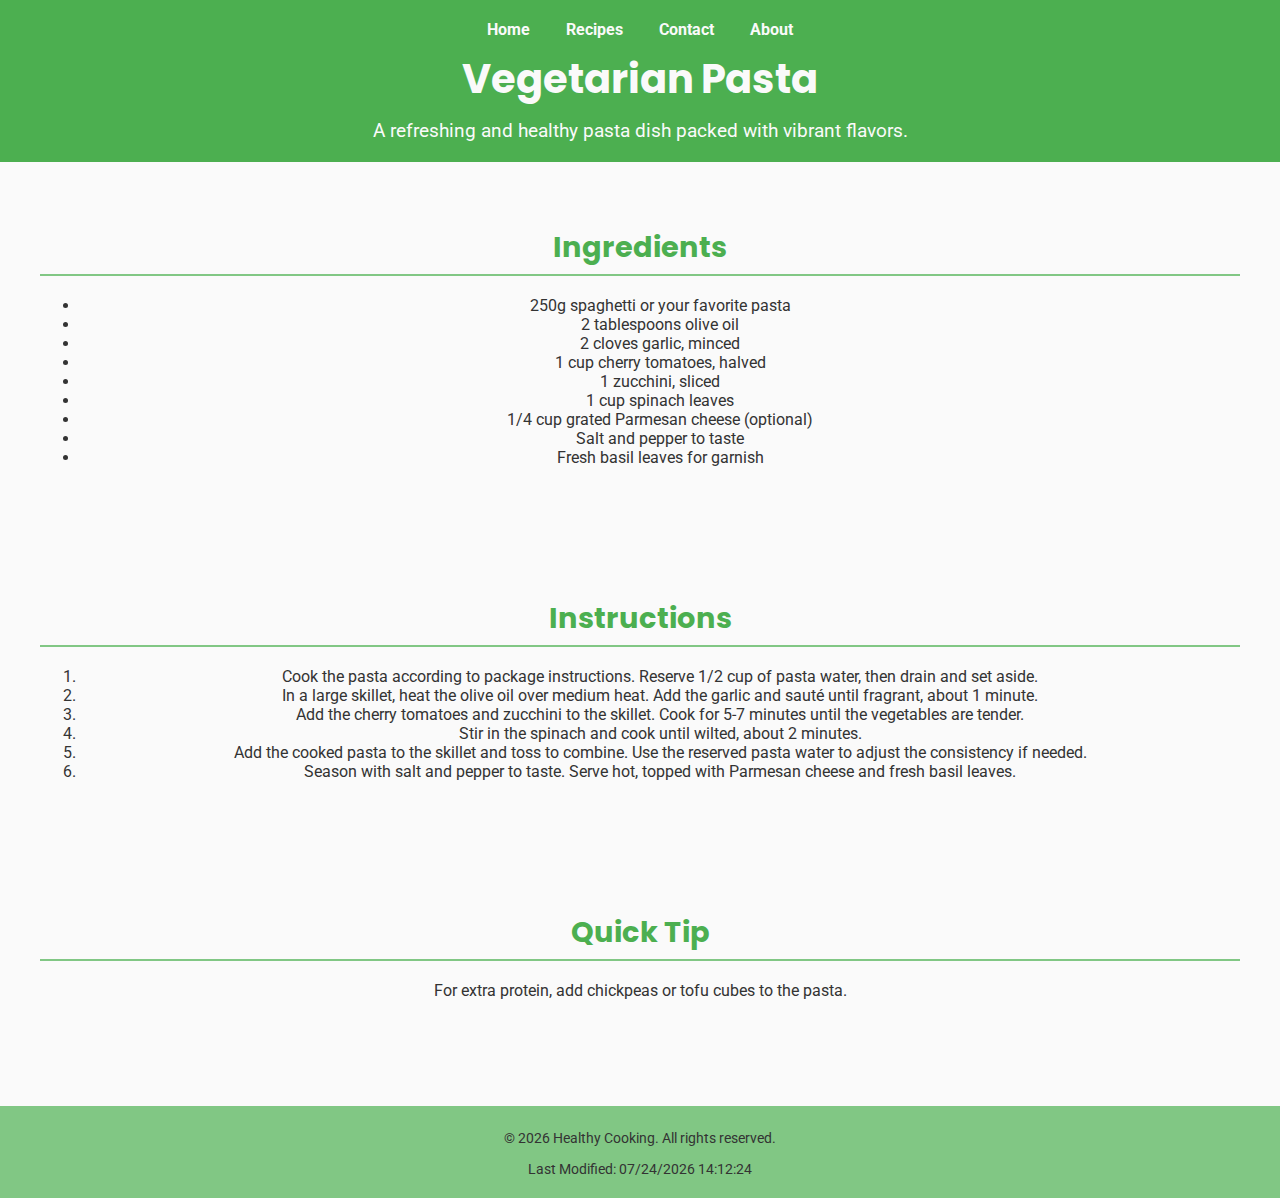
<file: project/vegetarian-pasta.html>
<!DOCTYPE html>
<html lang="en">
<head>
    <meta charset="UTF-8">
    <meta name="viewport" content="width=device-width, initial-scale=1.0">
    <title>Vegetarian Pasta Recipe</title>
    <meta name="description" content="Learn how to make a quick and delicious vegetarian pasta with fresh ingredients.">
    <meta name="Author" content="Walber Barreto Rosa">
    <link href="https://fonts.googleapis.com/css2?family=Poppins:wght@400;700&family=Roboto:wght@400;700&display=swap" rel="stylesheet">
    <link rel="stylesheet" href="styles.css">
</head>
<body>
    <header>
        <nav aria-label="Primary navigation">
            <ul>
                <li><a href="index.html">Home</a></li>
                <li><a href="recipes.html">Recipes</a></li>
                <li><a href="contact.html">Contact</a></li>
                <li><a href="about.html">About</a></li>
            </ul>
        </nav>
        <h1>Vegetarian Pasta</h1>
        <p>A refreshing and healthy pasta dish packed with vibrant flavors.</p>
    </header>

    <main class="container">
        <section class="recipe-details">
            <h2>Ingredients</h2>
            <ul>
                <li>250g spaghetti or your favorite pasta</li>
                <li>2 tablespoons olive oil</li>
                <li>2 cloves garlic, minced</li>
                <li>1 cup cherry tomatoes, halved</li>
                <li>1 zucchini, sliced</li>
                <li>1 cup spinach leaves</li>
                <li>1/4 cup grated Parmesan cheese (optional)</li>
                <li>Salt and pepper to taste</li>
                <li>Fresh basil leaves for garnish</li>
            </ul>
        </section>

        <section class="recipe-details">
            <h2>Instructions</h2>
            <ol>
                <li>Cook the pasta according to package instructions. Reserve 1/2 cup of pasta water, then drain and set aside.</li>
                <li>In a large skillet, heat the olive oil over medium heat. Add the garlic and sauté until fragrant, about 1 minute.</li>
                <li>Add the cherry tomatoes and zucchini to the skillet. Cook for 5-7 minutes until the vegetables are tender.</li>
                <li>Stir in the spinach and cook until wilted, about 2 minutes.</li>
                <li>Add the cooked pasta to the skillet and toss to combine. Use the reserved pasta water to adjust the consistency if needed.</li>
                <li>Season with salt and pepper to taste. Serve hot, topped with Parmesan cheese and fresh basil leaves.</li>
            </ol>
        </section>

        <section class="recipe-details">
            <h2>Quick Tip</h2>
            <p>For extra protein, add chickpeas or tofu cubes to the pasta.</p>
        </section>
    </main>

    <footer>
        <p>&copy; <span id="currentYear"></span> Healthy Cooking. All rights reserved.</p>
        <p><span id="lastModified"></span></p>
    </footer>

    <script>
        // Dynamic Year and Last Modified in Footer
        document.addEventListener("DOMContentLoaded", () => {
            const yearElement = document.getElementById("currentYear");
            const lastModifiedElement = document.getElementById("lastModified");

            const currentYear = new Date().getFullYear();
            const lastModified = document.lastModified;

            if (yearElement) {
                yearElement.textContent = currentYear;
            }
            if (lastModifiedElement) {
                lastModifiedElement.textContent = `Last Modified: ${lastModified}`;
            }
        });
    </script>
</body>
</html>
</file>
<file: project/styles.css>
/* Variáveis */
:root {
    --primary-color: #4CAF50;
    --primary-color-light: #81C784;
    --secondary-color: #FFE4E6;
    --neutral-color: #FAFAFA;
    --text-color: #333333;
    --text-light: #555555;
    --highlight-color: #FFC107;
}

/* Definições gerais */
body {
    font-family: 'Roboto', sans-serif;
    margin: 0;
    padding: 0;
    background-color: var(--neutral-color);
    color: var(--text-color);
}

.container {
    max-width: 1200px;
    margin: 0 auto;
    padding: 20px;
}

.text-center {
    text-align: center;
}

/* Cabeçalho */
header {
    text-align: center;
    padding: 20px;
    background-color: var(--primary-color);
    color: var(--neutral-color);
}

header h1 {
    font-family: 'Poppins', sans-serif;
    font-size: 2.5rem;
    margin: 10px 0;
    color: var(--neutral-color);
}

header p {
    font-size: 1.2rem;
    margin: 0;
}

/* Navegação */
nav ul {
    list-style: none;
    padding: 0;
    margin: 0;
    display: flex;
    justify-content: center;
    gap: 1rem;
}

nav ul li a {
    text-decoration: none;
    color: var(--neutral-color);
    font-weight: bold;
    padding: 5px 10px;
    border-radius: 5px;
    transition: background-color 0.3s ease, color 0.3s ease;
}

nav ul li a:hover {
    background-color: var(--highlight-color);
    color: var(--text-color);
}

/* Main */
main {
    padding: 20px;
}

main section {
    margin: 0 auto 50px;
    padding: 20px 0;
    max-width: 1200px;
    text-align: center;
}

main h2 {
    font-family: 'Poppins', sans-serif;
    color: var(--primary-color);
    font-size: 1.8rem;
    border-bottom: 2px solid var(--primary-color-light);
    padding-bottom: 5px;
    margin-bottom: 20px;
}

main ul li span {
    font-weight: bold;
    color: var(--text-light);
}

/* Botões */
button, .filter-button {
    font-family: 'Roboto', sans-serif;
    padding: 10px 20px;
    background-color: var(--primary-color);
    color: var(--neutral-color);
    border: none;
    border-radius: 5px;
    cursor: pointer;
    transition: background-color 0.3s ease, transform 0.2s ease;
}

button:hover, .filter-button:hover {
    background-color: var(--highlight-color);
    transform: scale(1.05);
}

/* Footer */
footer {
    text-align: center;
    padding: 10px;
    background-color: var(--primary-color-light);
    color: var(--text-color);
    font-size: 0.9rem;
}

footer p {
    margin-bottom: 10px;
}

/* Responsividade */
@media (max-width: 768px) {
    nav ul {
        flex-direction: column;
        gap: 10px;
    }

    header h1 {
        font-size: 2rem;
    }

    main h2 {
        font-size: 1.5rem;
    }

    main {
        padding: 10px;
    }
}

@media (max-width: 480px) {
    nav ul {
        gap: 5px;
    }

    main h2 {
        font-size: 1.3rem;
    }

    button, .filter-button {
        padding: 8px 16px;
        font-size: 0.9rem;
    }
}
</file>
<file: styles/temples.css>
/* General Styles */
body {
    font-family: 'Roboto', sans-serif;
    margin: 0;
    padding: 0;
    background-color: #f8f9fa;
    color: #333;
    line-height: 1.6;
}

header {
    background-color: #004085;
    color: white;
    text-align: center;
    padding: 1rem;
}

header h1 {
    font-family: 'Playfair Display', serif;
    margin: 0;
    font-size: 1.8rem;
}

nav {
    display: flex;
    justify-content: center;
    flex-wrap: wrap;
    gap: 1rem;
    margin-top: 0.5rem;
}

nav a {
    text-decoration: none;
    color: white;
    font-weight: bold;
    padding: 0.5rem 1rem;
    border-radius: 5px;
    transition: background-color 0.3s ease, color 0.3s ease;
}

nav a:hover {
    background-color: #17a2b8;
    color: #f8f9fa;
}

main {
    padding: 1rem;
}

main h2 {
    text-align: center;
    font-size: 1.5rem;
    margin-bottom: 1rem;
}

main .container {
    display: grid;
    grid-template-columns: 1fr;
    gap: 1rem;
    margin: 0 auto;
}

main .container figure {
    background: white;
    border: 1px solid #ddd;
    border-radius: 8px;
    overflow: hidden;
    box-shadow: 0 2px 4px rgba(0, 0, 0, 0.1);
    text-align: center;
}

main .container figure img {
    width: 100%;
    height: auto;
}

main .container figure figcaption {
    padding: 0.5rem;
    font-size: 1rem;
    color: #555;
}

footer {
    background-color: #004085;
    color: white;
    text-align: center;
    padding: 1rem;
}

footer p {
    margin: 0.5rem 0;
}
</file>
<file: styles/temples-large.css>
/* Media Query for Larger Screens */
@media (min-width: 768px) {
    /* Geral */
    body {
        font-size: 1rem;
        margin: 0;
        padding: 0;
    }

    header {
        display: flex;
        flex-direction: column;
        align-items: center;
        background-color: #3E9AB6;
        padding: 1rem 0;
        color: white;
    }

    header h1 {
        font-size: 2.5rem;
        margin: 0 0 1rem 0;
    }

    /* Nav */
    nav {
        display: flex; /* Alinha itens horizontalmente */
        justify-content: center; /* Centraliza o menu */
        gap: 2rem; /* Espaço entre os itens */
        list-style: none;
        padding: 0;
        margin: 0;
    }

    nav a {
        text-decoration: none;
        color: white;
        font-weight: 700;
        font-size: 1rem;
        padding: 0.5rem 1rem; /* Margem interna */
        transition: background-color 0.3s ease;
    }

    nav a:hover {
        background-color: #68B3DF; /* Cor de fundo ao passar o mouse */
        border-radius: 5px; /* Bordas arredondadas para o efeito */
    }

    /* Main Section */
    main {
        max-width: 1200px;
        margin: 0 auto;
        padding: 1rem;
    }

    .container {
        display: grid;
        grid-template-columns: repeat(auto-fit, minmax(300px, 1fr)); /* Ajusta colunas conforme espaço disponível */
        gap: 2rem;
    }

    figure {
        text-align: center;
    }

    footer {
        text-align: center;
        font-size: 1rem;
        margin: 1rem 0;
    }
}
</file>
<file: styles/base.css>
/* Reset de margens e padding para garantir que o layout comece limpo */
* {
    margin: 0;
    padding: 0;
    box-sizing: border-box;
}

/* Estilos gerais */
body {
    font-family: 'Roboto', sans-serif; /* Fonte padrão do corpo */
    background-color: #f4f4f4; /* Cor de fundo clara */
    color: #333; /* Cor padrão do texto */
    line-height: 1.6; /* Melhor legibilidade */
    margin: 0;
    padding: 0;
}

h1, h2 {
    font-family: 'Playfair Display', serif; /* Fonte para os títulos */
    color: #222; /* Cor dos títulos */
}

a {
    text-decoration: none; /* Remove o sublinhado dos links */
    color: #3E9AB6; /* Cor padrão dos links */
    transition: color 0.3s ease; /* Transição suave de cor */
}

a:hover {
    color: #4482C5; /* Cor de hover */
}

/* Cabeçalho */
header {
    background-color: #3E9AB6; /* Cor de fundo do cabeçalho */
    padding: 1rem;
    text-align: center;
}

header h1 {
    color: white; /* Cor do título do cabeçalho */
    font-size: 2rem;
}

nav ul {
    display: flex;
    justify-content: center; /* Centraliza os itens */
    gap: 1.5rem;
    list-style: none;
}

nav ul li {
    display: inline-block;
}

nav a {
    font-size: 1.1rem;
    color: white;
    font-weight: 700; /* Peso de fonte para links */
}

/* Layout Principal */
main {
    max-width: 1100px; /* Largura máxima do conteúdo */
    margin: 2rem auto; /* Centraliza o conteúdo */
    padding: 1rem;
    background-color: white; /* Fundo branco para o conteúdo */
    border-radius: 8px; /* Bordas arredondadas */
    box-shadow: 0 2px 10px rgba(0, 0, 0, 0.1); /* Sombra suave */
}

.card {
    margin-bottom: 2rem;
    padding: 1rem;
    background-color: #fff;
    border-radius: 8px;
    box-shadow: 0 2px 8px rgba(0, 0, 0, 0.1);
}

.card img {
    width: 20%; /* A imagem ocupará toda a largura da coluna */
    height: auto;
    border-radius: 8px;
    margin-top: 1rem;
}

.tool {
    width: 5%; /* A imagem ocupará toda a largura da coluna */
    height: auto;
    border-radius: 4px;
    margin-top: 1rem;
}


.card h2 {
    font-size: 1.75rem;
    margin-bottom: 1rem;
}

.card p {
    font-size: 1rem;
    margin-bottom: 1rem;
}

/* Links dentro do conteúdo */
.card a {
    color: #3E9AB6; /* Cor dos links */
    font-weight: bold;
}

.card a:hover {
    color: #4482C5; /* Cor de hover */
}

/* Rodapé */
footer {
    background-color: #3E9AB6; /* Cor de fundo do rodapé */
    color: white; /* Cor do texto do rodapé */
    padding: 1rem;
    text-align: center;
}

footer p {
    margin: 0.5rem 0;
}

/* Responsividade para dispositivos móveis */
@media (max-width: 768px) {
    header h1 {
        font-size: 1.5rem; /* Menor tamanho de fonte no título em telas menores */
    }

    nav ul {
        flex-direction: column; /* Alinha os links na vertical */
        gap: 1rem;
    }

    main {
        margin: 1rem; /* Menor margem no conteúdo em dispositivos móveis */
        padding: 1rem;
    }

    .card {
        padding: 1rem;
    }
}
</file>
